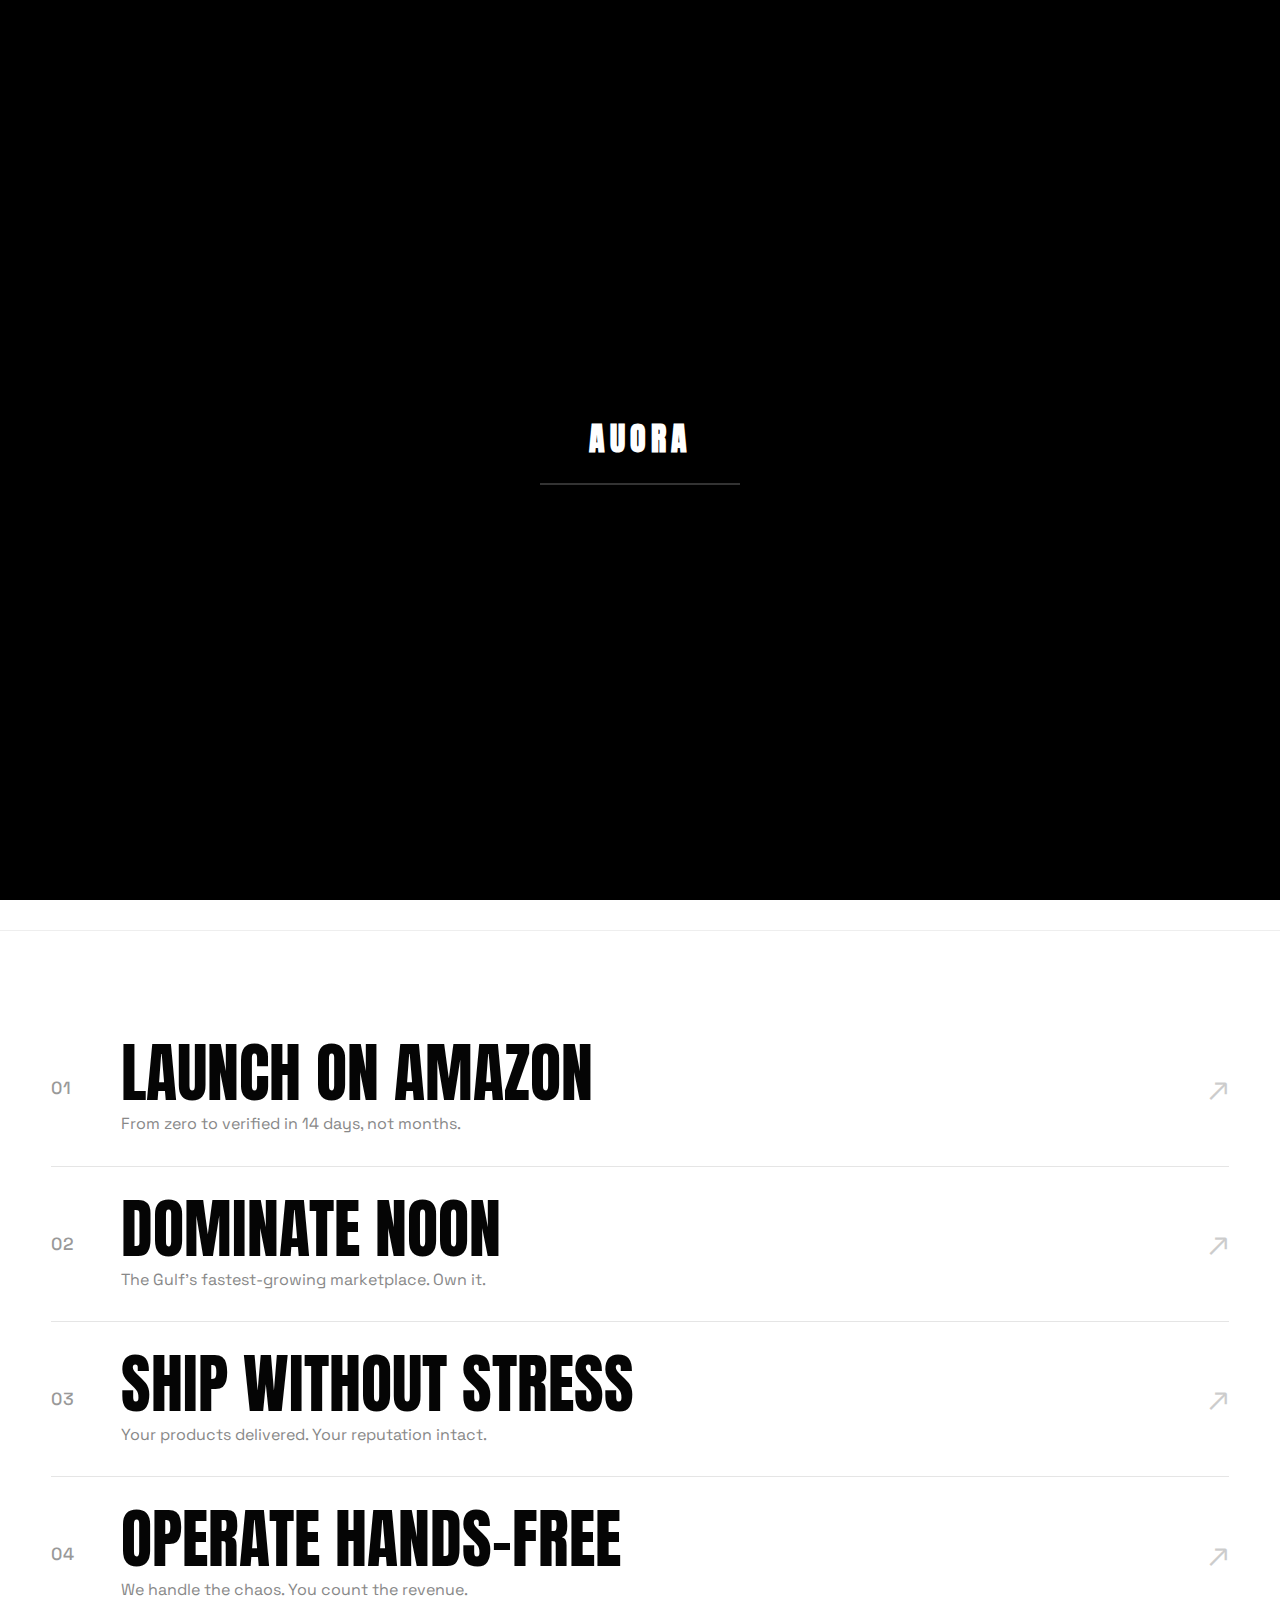
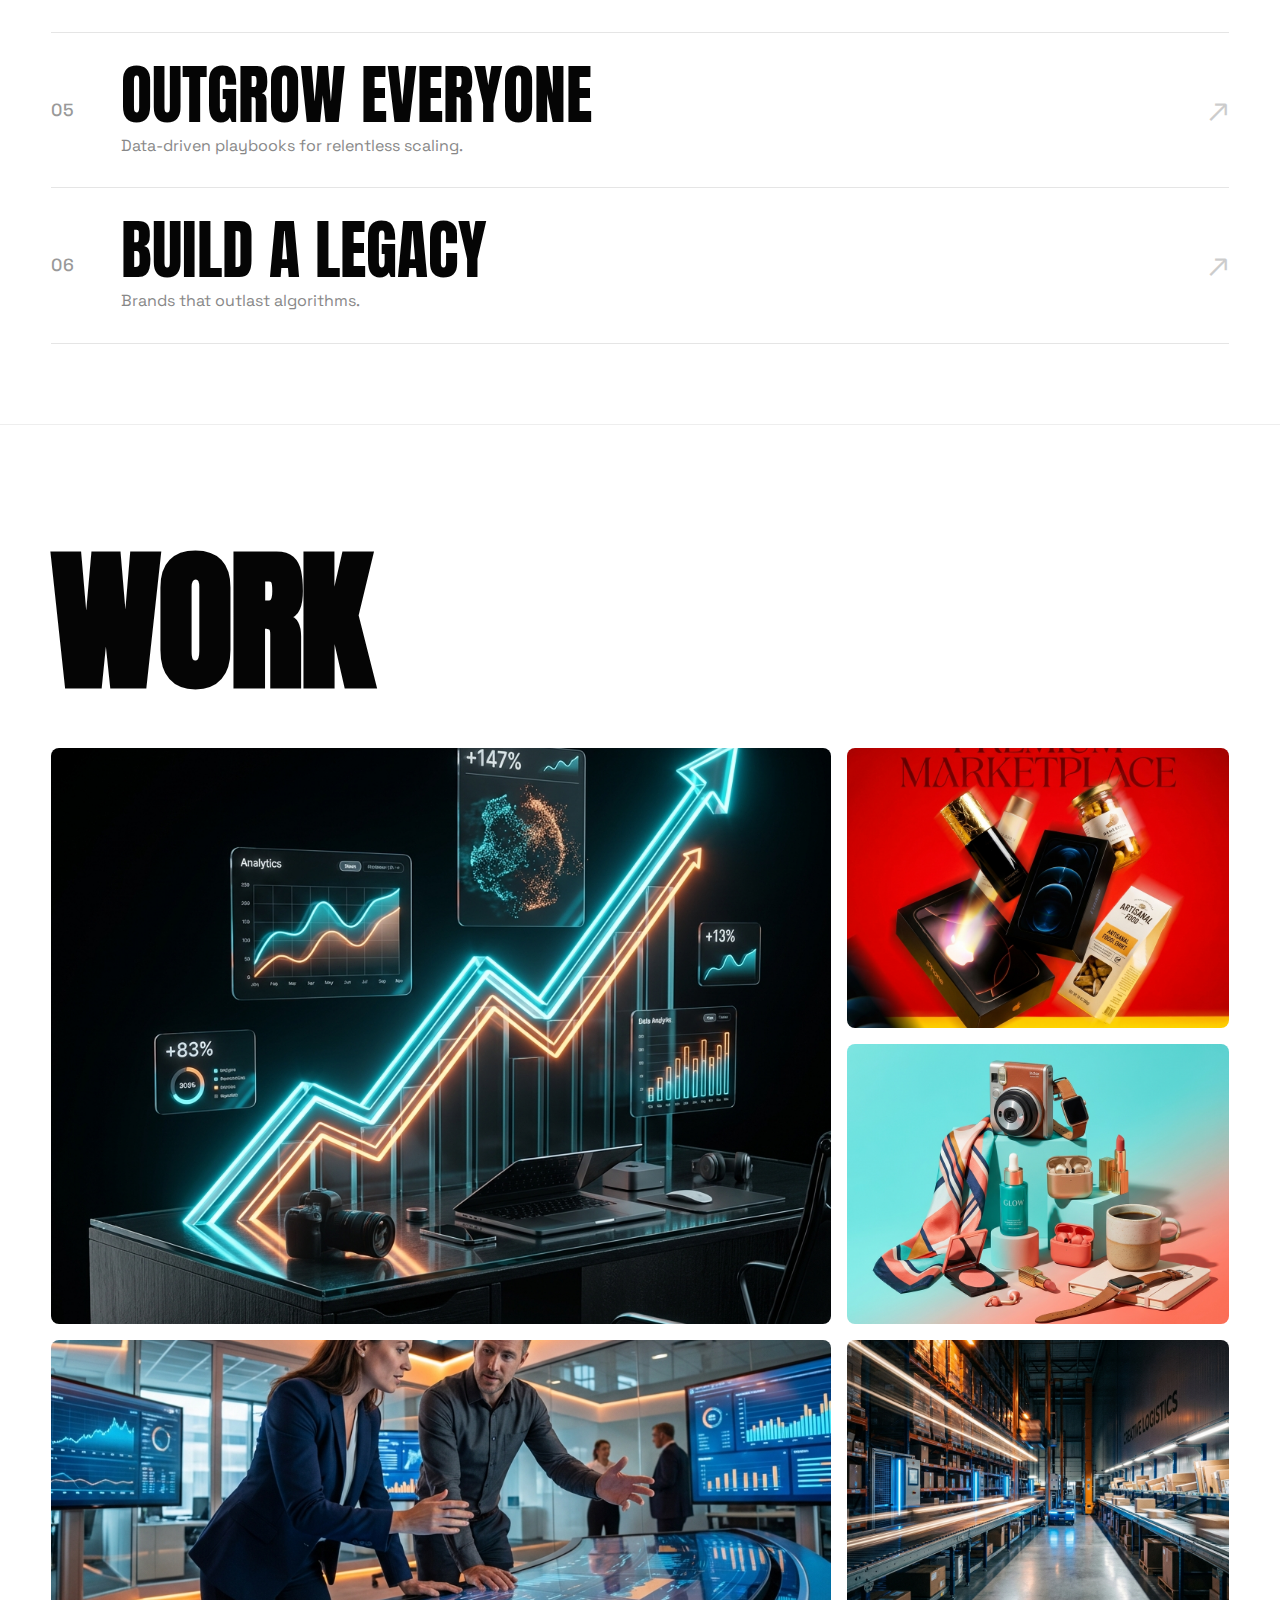
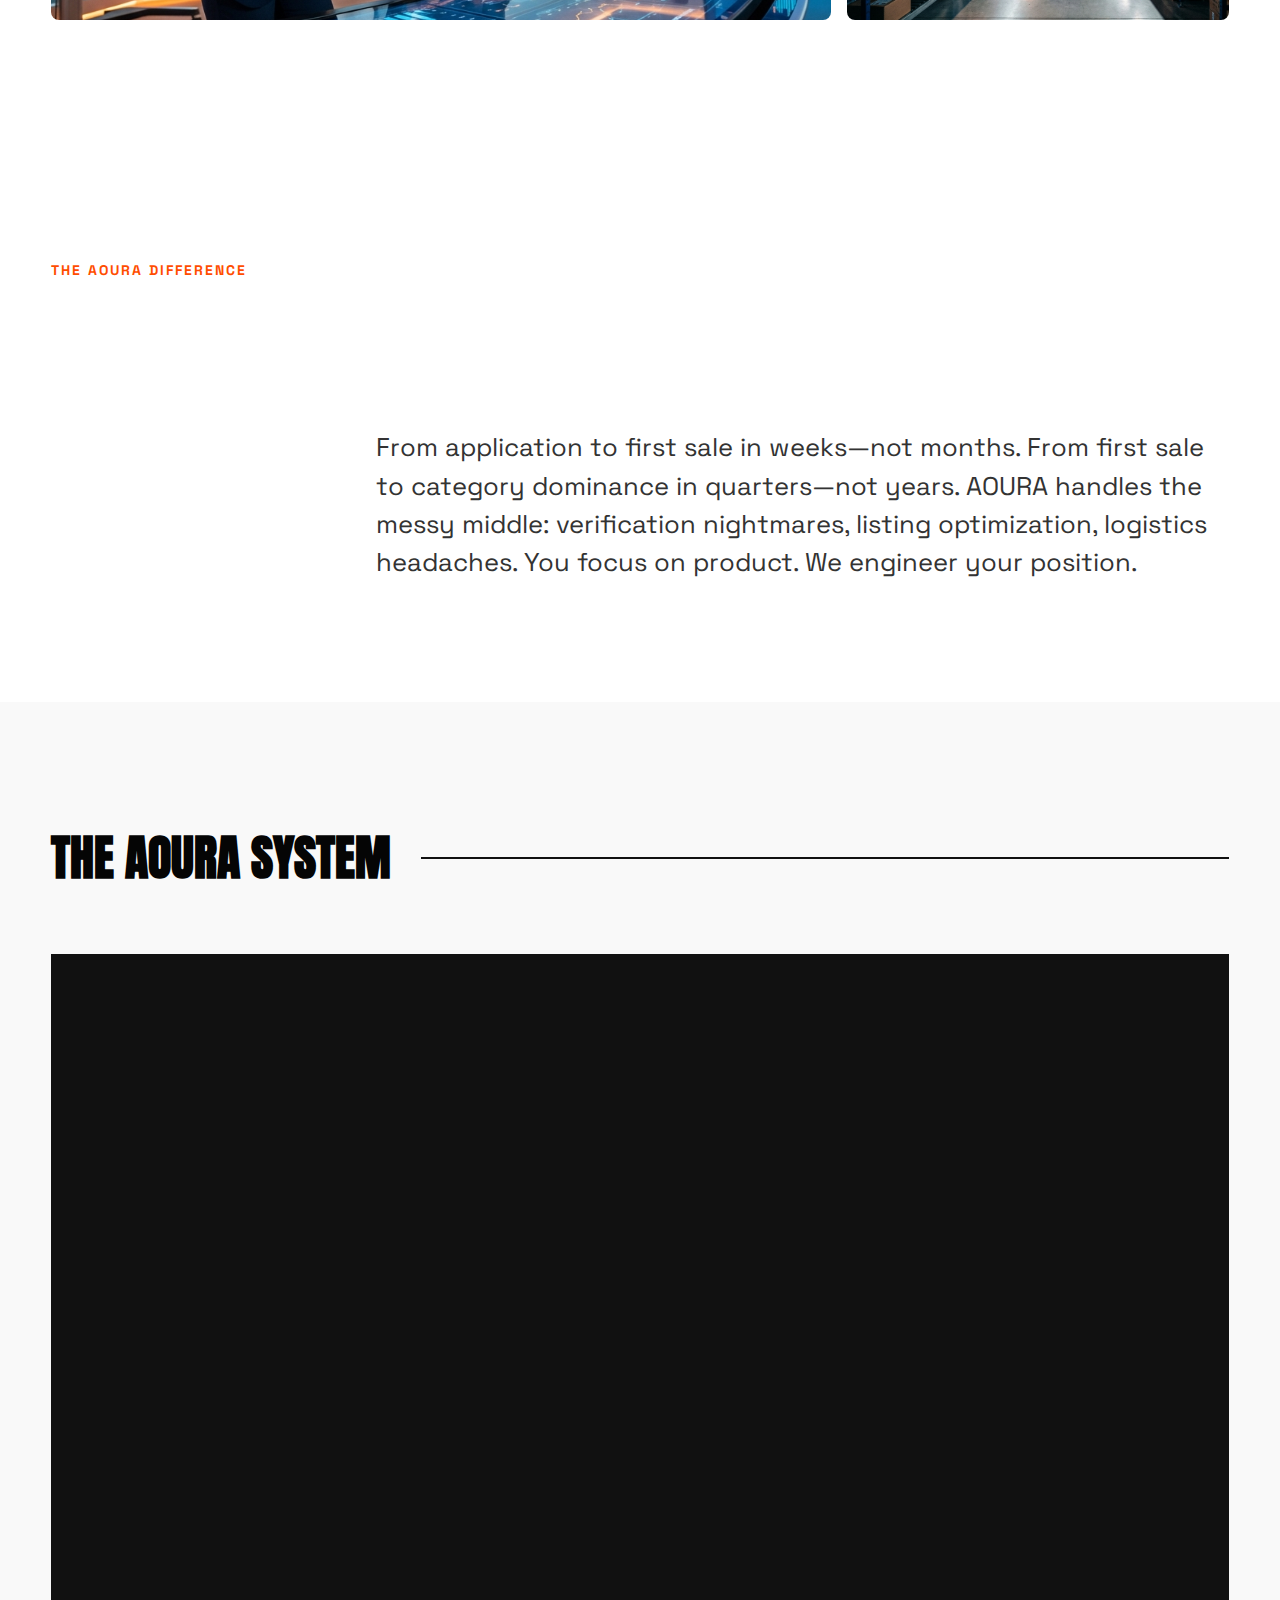
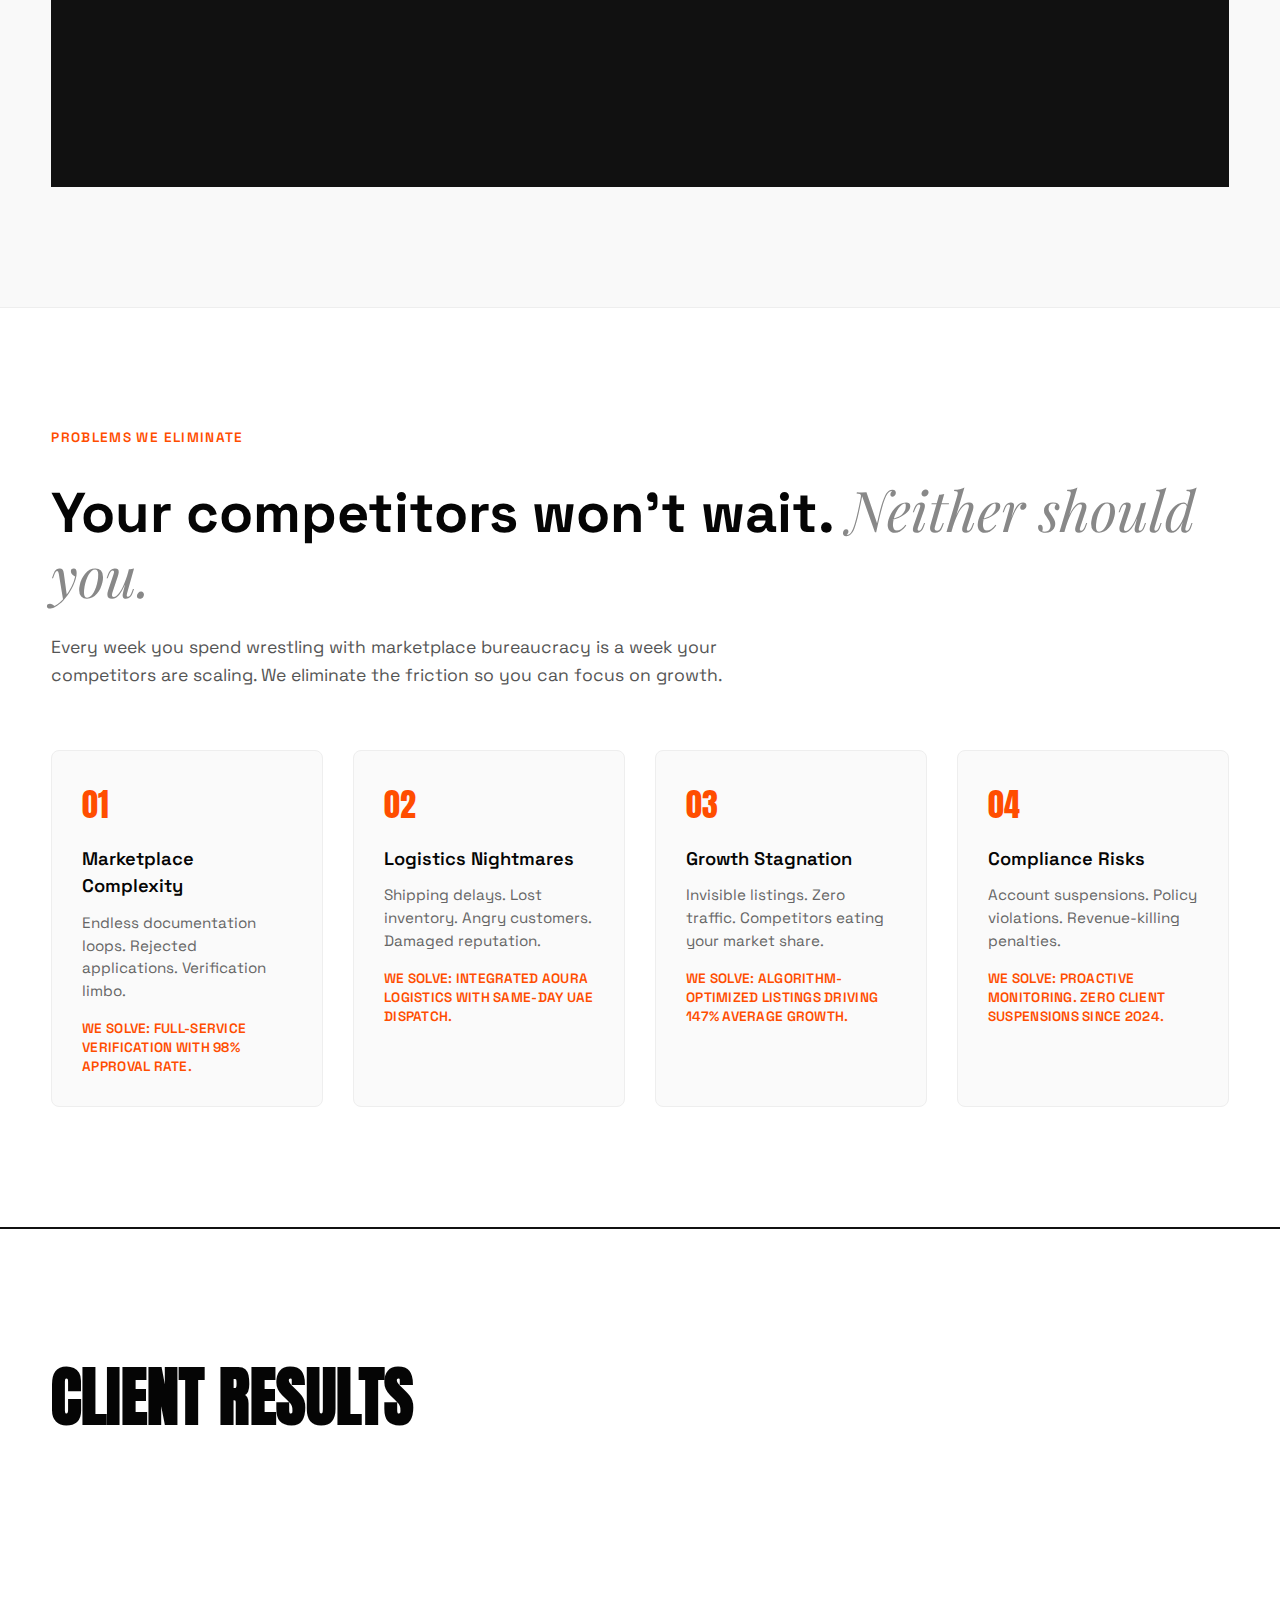
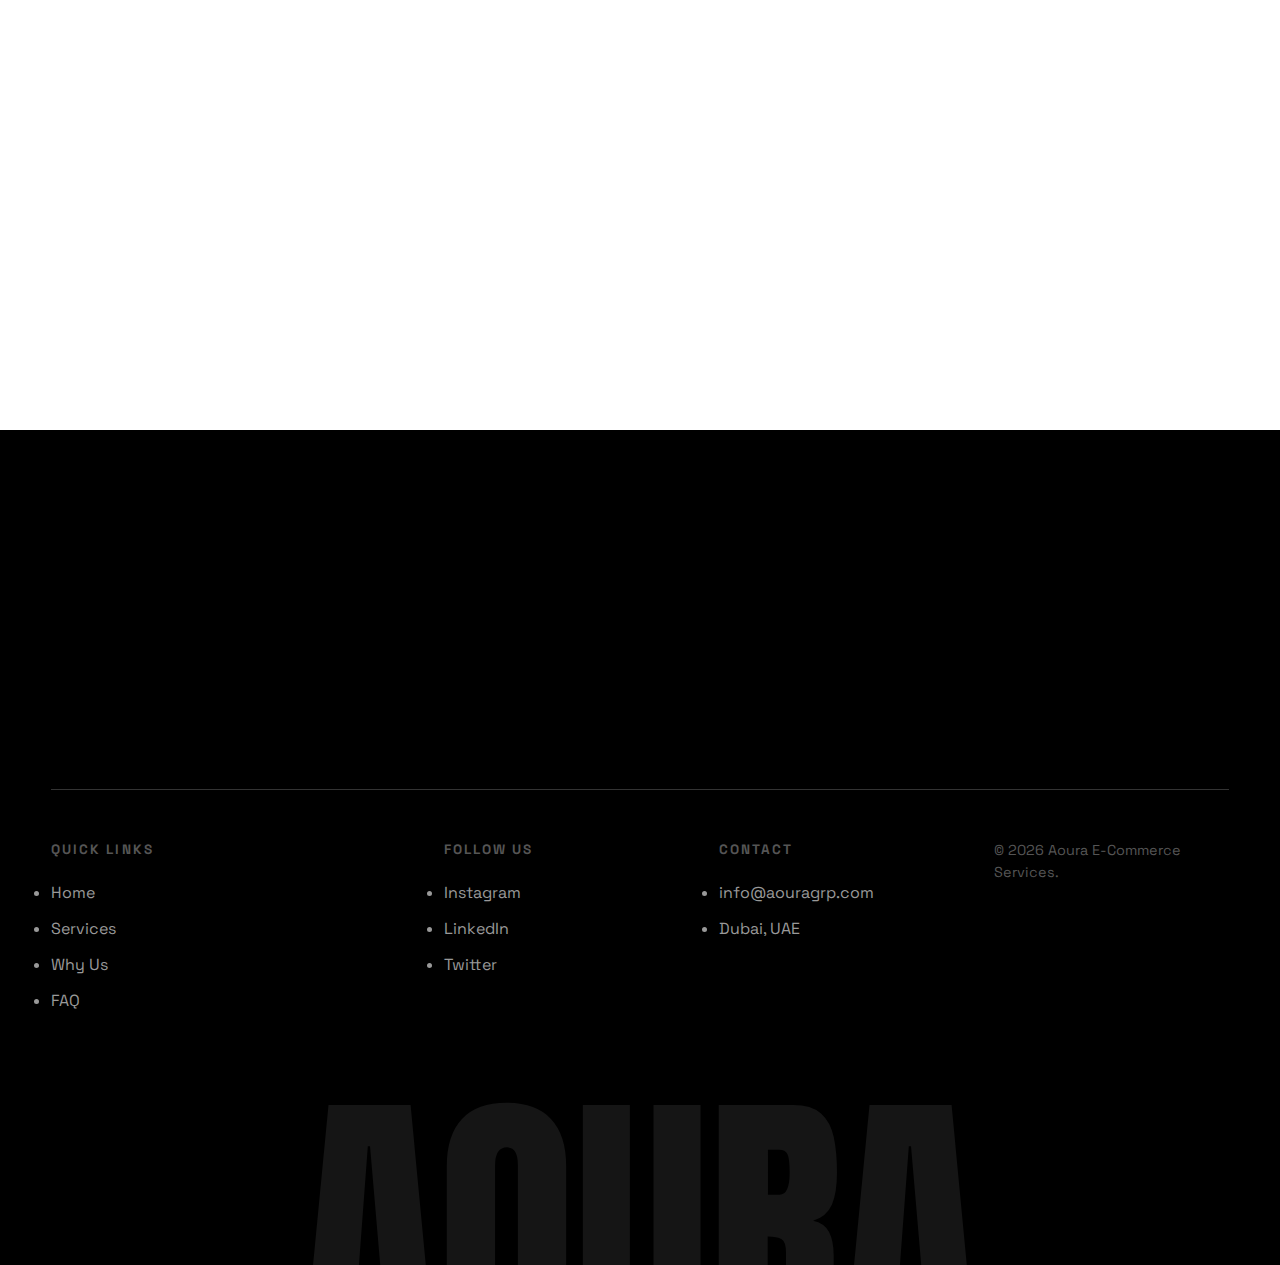
<file: index.html>
<!DOCTYPE html>
<html lang="en">

<head>
    <meta charset="UTF-8">
    <meta name="viewport" content="width=device-width, initial-scale=1.0">
    <title>AOURA | E-Commerce Growth & Logistics</title>
    <meta name="description"
        content="Aoura E-Commerce Services helps your business sell on Amazon & Noon. Account setup, product listing, logistics & support in UAE.">

    <!-- Fonts: Anton (Display), Space Grotesk (Body), Playfair Display (Serif Accent) -->
    <link rel="preconnect" href="https://fonts.googleapis.com">
    <link rel="preconnect" href="https://fonts.gstatic.com" crossorigin>
    <link
        href="https://fonts.googleapis.com/css2?family=Anton&family=Playfair+Display:ital,wght@0,400;0,700;1,400;1,700&family=Space+Grotesk:wght@300;400;500;600;700&display=swap"
        rel="stylesheet">

    <link rel="stylesheet" href="style.css">
</head>

<body class="is-loading">

    <!-- Preloader -->
    <div class="preloader">
        <div class="loader-content">
            <span class="loader-text">AUORA</span>
            <div class="loader-bar">
                <div class="loader-progress"></div>
            </div>
        </div>
    </div>

    <!-- Custom Cursor -->
    <div class="cursor"></div>
    <div class="cursor-follower"></div>

    <!-- Navigation - DEPT Style -->
    <nav class="navbar">
        <div class="nav-left">
            <a href="services.html" class="nav-link">Services</a>
            <a href="#work" class="nav-link">Work</a>
            <a href="why-us.html" class="nav-link">Why Us</a>
        </div>
        <div class="nav-center">
            <a href="index.html" class="brand-mark">
                <img src="assets/cropped-cropped-Aoura_Services-9-_6-removebg-preview-353x99.png"
                    alt="AUORA E-Commerce Services" class="logo-img">
            </a>
        </div>
        <div class="nav-right">
            <a href="#contact" class="btn-contact">CONTACT</a>
        </div>
        <!-- Mobile Menu Button -->
        <div class="nav-menu-btn mobile-only">
            <div class="hamburger">
                <div class="bar"></div>
                <div class="bar"></div>
            </div>
        </div>
    </nav>

    <!-- Fullscreen Menu Overlay -->
    <div class="menu-overlay">
        <div class="menu-links">
            <a href="services.html">Services</a>
            <a href="why-us.html">Why Us</a>
            <a href="#reviews">Reviews</a>
            <a href="#contact">Contact</a>
        </div>
    </div>

    <main data-scroll-container>

        <!-- Hero Section - DEPT Style -->
        <section class="hero" data-scroll-section>
            <div class="hero-content">
                <h1 class="hero-title">
                    <span class="line">BUILD</span>
                    <span class="line accent">EMPIRES.</span>
                    <span class="line">NOT JUST</span>
                    <span class="line">ACCOUNTS.</span>
                </h1>
            </div>

            <div class="hero-footer">
                <div class="hero-tagline">
                    <p>Most agencies set up accounts. We engineer market dominance across Amazon & Noon.</p>
                </div>
                <a href="#contact" class="btn-primary">CLAIM YOUR FREE AUDIT <span class="arrow">→</span></a>
            </div>

            <div class="scroll-indicator">
                <span>Scroll</span>
                <div class="scroll-line"></div>
            </div>
        </section>

        <!-- Services Showcase - Interactive Index -->
        <section class="services-showcase" data-scroll-section>
            <div class="service-index">
                <div class="service-index-item">
                    <div class="service-index-left">
                        <span class="service-index-number">01</span>
                        <div class="service-index-content">
                            <h3 class="service-index-title">Launch on Amazon</h3>
                            <span class="service-index-subline">From zero to verified in 14 days, not months.</span>
                        </div>
                    </div>
                    <span class="service-index-arrow">→</span>
                </div>
                <div class="service-index-item">
                    <div class="service-index-left">
                        <span class="service-index-number">02</span>
                        <div class="service-index-content">
                            <h3 class="service-index-title">Dominate Noon</h3>
                            <span class="service-index-subline">The Gulf's fastest-growing marketplace. Own it.</span>
                        </div>
                    </div>
                    <span class="service-index-arrow">→</span>
                </div>
                <div class="service-index-item">
                    <div class="service-index-left">
                        <span class="service-index-number">03</span>
                        <div class="service-index-content">
                            <h3 class="service-index-title">Ship Without Stress</h3>
                            <span class="service-index-subline">Your products delivered. Your reputation intact.</span>
                        </div>
                    </div>
                    <span class="service-index-arrow">→</span>
                </div>
                <div class="service-index-item">
                    <div class="service-index-left">
                        <span class="service-index-number">04</span>
                        <div class="service-index-content">
                            <h3 class="service-index-title">Operate Hands-Free</h3>
                            <span class="service-index-subline">We handle the chaos. You count the revenue.</span>
                        </div>
                    </div>
                    <span class="service-index-arrow">→</span>
                </div>
                <div class="service-index-item">
                    <div class="service-index-left">
                        <span class="service-index-number">05</span>
                        <div class="service-index-content">
                            <h3 class="service-index-title">Outgrow Everyone</h3>
                            <span class="service-index-subline">Data-driven playbooks for relentless scaling.</span>
                        </div>
                    </div>
                    <span class="service-index-arrow">→</span>
                </div>
                <div class="service-index-item">
                    <div class="service-index-left">
                        <span class="service-index-number">06</span>
                        <div class="service-index-content">
                            <h3 class="service-index-title">Build a Legacy</h3>
                            <span class="service-index-subline">Brands that outlast algorithms.</span>
                        </div>
                    </div>
                    <span class="service-index-arrow">→</span>
                </div>
            </div>
        </section>

        <!-- Work Portfolio Section -->
        <section class="work" id="work" data-scroll-section>
            <div class="container">
                <h2 class="section-title-massive">WORK</h2>

                <div class="bento-grid">
                    <div class="bento-item large">
                        <img src="assets/work-analytics.png" alt="E-Commerce Growth Analytics" class="bento-image">
                        <div class="bento-overlay">
                            <span class="client">Analytics</span>
                            <span class="project">+147% Growth Dashboard</span>
                        </div>
                    </div>
                    <div class="bento-item">
                        <img src="assets/work-marketplace.png" alt="Premium Marketplace" class="bento-image">
                        <div class="bento-overlay">
                            <span class="client">Marketplace</span>
                            <span class="project">Product Catalog</span>
                        </div>
                    </div>
                    <div class="bento-item">
                        <img src="assets/work-products.png" alt="Premium Products" class="bento-image">
                        <div class="bento-overlay">
                            <span class="client">Products</span>
                            <span class="project">Brand Catalog</span>
                        </div>
                    </div>
                    <div class="bento-item wide">
                        <img src="assets/work-consulting.png" alt="Auora Consulting" class="bento-image">
                        <div class="bento-overlay">
                            <span class="client">AOURA Team</span>
                            <span class="project">Strategic Growth</span>
                        </div>
                    </div>
                    <div class="bento-item">
                        <img src="assets/work-logistics.png" alt="Fulfillment Warehouse" class="bento-image">
                        <div class="bento-overlay">
                            <span class="client">Logistics</span>
                            <span class="project">Fulfillment Center</span>
                        </div>
                    </div>
                </div>
            </div>
        </section>

        <!-- Intro / About Section -->
        <section class="intro" id="why-us" data-scroll-section>
            <div class="container">
                <div class="intro-grid">
                    <div class="intro-label">THE AOURA DIFFERENCE</div>
                    <div class="intro-text">
                        <h2>We don't just set up accounts. We build <span class="text-outline">market leaders</span>.
                        </h2>
                        <p>From application to first sale in weeks—not months. From first sale to category dominance in
                            quarters—not years. AOURA handles the messy middle: verification nightmares, listing
                            optimization, logistics headaches. You focus on product. We engineer your position.</p>
                    </div>
                </div>
            </div>
        </section>

        <!-- Services Grid (Brutalist) -->
        <section class="services" id="services" data-scroll-section>
            <div class="container">
                <div class="section-header">
                    <h2>THE AOURA SYSTEM</h2>
                    <div class="line"></div>
                </div>

                <div class="services-grid">
                    <div class="service-card">
                        <div class="card-header">01</div>
                        <h3>Marketplace Setup</h3>
                        <p>Zero to live in 14 days. We've cracked the verification code—trade licenses, bank letters,
                            brand approvals. You focus on product. We handle the bureaucracy.</p>
                        <div class="card-icon">↗</div>
                    </div>
                    <div class="service-card inverted">
                        <div class="card-header">02</div>
                        <h3>Product Listing</h3>
                        <p>Listings engineered for the algorithm. Keyword-rich. Conversion-optimized. The difference
                            between page 10 and the Buy Box.</p>
                        <div class="card-icon">↗</div>
                    </div>
                    <div class="service-card">
                        <div class="card-header">03</div>
                        <h3>Aoura Logistics</h3>
                        <p>Your secret weapon: shipping rates below market. Same-day dispatch across UAE. Zero
                            fulfillment stress. Included with every package.</p>
                        <div class="card-icon">↗</div>
                    </div>
                    <div class="service-card">
                        <div class="card-header">04</div>
                        <h3>Growth Intelligence</h3>
                        <p>Intelligence, not just data. Weekly actionable insights that turn stagnation into momentum.
                            Know what's working. Kill what isn't.</p>
                        <div class="card-icon">↗</div>
                    </div>
                </div>
            </div>
        </section>

        <!-- Challenges Section - Clean Redesign -->
        <section class="challenges-new" data-scroll-section>
            <div class="container">
                <div class="challenges-wrapper">
                    <div class="challenges-label">PROBLEMS WE ELIMINATE</div>
                    <div class="challenges-headline">
                        <h2>Your competitors won't wait. <em>Neither should you.</em></h2>
                        <p class="challenges-subtext">Every week you spend wrestling with marketplace bureaucracy is a
                            week your competitors are scaling. We eliminate the friction so you can focus on growth.</p>
                    </div>
                    <div class="challenges-list-grid">
                        <div class="challenge-card">
                            <span class="challenge-number">01</span>
                            <h3>Marketplace Complexity</h3>
                            <p>Endless documentation loops. Rejected applications. Verification limbo.</p>
                            <span class="challenge-solution">WE SOLVE: Full-service verification with 98% approval
                                rate.</span>
                        </div>
                        <div class="challenge-card">
                            <span class="challenge-number">02</span>
                            <h3>Logistics Nightmares</h3>
                            <p>Shipping delays. Lost inventory. Angry customers. Damaged reputation.</p>
                            <span class="challenge-solution">WE SOLVE: Integrated Aoura Logistics with same-day UAE
                                dispatch.</span>
                        </div>
                        <div class="challenge-card">
                            <span class="challenge-number">03</span>
                            <h3>Growth Stagnation</h3>
                            <p>Invisible listings. Zero traffic. Competitors eating your market share.</p>
                            <span class="challenge-solution">WE SOLVE: Algorithm-optimized listings driving 147% average
                                growth.</span>
                        </div>
                        <div class="challenge-card">
                            <span class="challenge-number">04</span>
                            <h3>Compliance Risks</h3>
                            <p>Account suspensions. Policy violations. Revenue-killing penalties.</p>
                            <span class="challenge-solution">WE SOLVE: Proactive monitoring. Zero client suspensions
                                since 2024.</span>
                        </div>
                    </div>
                </div>
            </div>
        </section>

        <!-- Reviews Section -->
        <section class="reviews" id="reviews" data-scroll-section>
            <div class="container">
                <h2 class="reviews-title">CLIENT RESULTS</h2>
                <div class="reviews-slider">
                    <div class="review-item">
                        <div class="stars">★★★★★</div>
                        <p class="review-text">"Really great customer service. They helped us set up our Amazon and Noon
                            accounts for our packaging business."</p>
                        <div class="review-author">Desk Essential</div>
                    </div>
                    <div class="review-item">
                        <div class="stars">★★★★★</div>
                        <p class="review-text">"Everything arrived just as expected. I do wish they had a physical store
                            because it would be helpful to see the products."</p>
                        <div class="review-author">Alpha Lake</div>
                    </div>
                    <div class="review-item">
                        <div class="stars">★★★★★</div>
                        <p class="review-text">"Good Customer Service. Helped us verify and launch quickly."</p>
                        <div class="review-author">Photoporium Pro</div>
                    </div>
                </div>

            </div>
        </section>

        <!-- Footer -->
        <footer class="footer" id="contact" data-scroll-section>
            <div class="container">
                <div class="footer-cta">
                    <span class="cta-label">YOUR COMPETITORS WON'T WAIT.</span>
                    <a href="mailto:info@aouragrp.com" class="btn-giant">BOOK A STRATEGY CALL</a>
                </div>

                <div class="footer-grid">
                    <div class="footer-col">
                        <h4>Quick Links</h4>
                        <ul>
                            <li><a href="index.html">Home</a></li>
                            <li><a href="services.html">Services</a></li>
                            <li><a href="why-us.html">Why Us</a></li>
                            <li><a href="faq.html">FAQ</a></li>
                        </ul>
                    </div>
                    <div class="footer-col">
                        <h4>Follow Us</h4>
                        <ul>
                            <li><a href="https://www.instagram.com/aouragrp/" target="_blank">Instagram</a></li>
                            <li><a href="https://ae.linkedin.com/company/aouragroup" target="_blank">LinkedIn</a></li>
                            <li><a href="https://x.com/Desk_Essential" target="_blank">Twitter</a></li>
                        </ul>
                    </div>
                    <div class="footer-col">
                        <h4>Contact</h4>
                        <ul>
                            <li>info@aouragrp.com</li>
                            <li>Dubai, UAE</li>
                        </ul>
                    </div>
                    <div class="footer-col">
                        <p class="copyright">&copy; 2026 Aoura E-Commerce Services.</p>
                    </div>
                </div>

                <div class="footer-big-logo">
                    AOURA
                </div>
            </div>
        </footer>

    </main>

    <script src="script.js"></script>
</body>

</html>
</file>
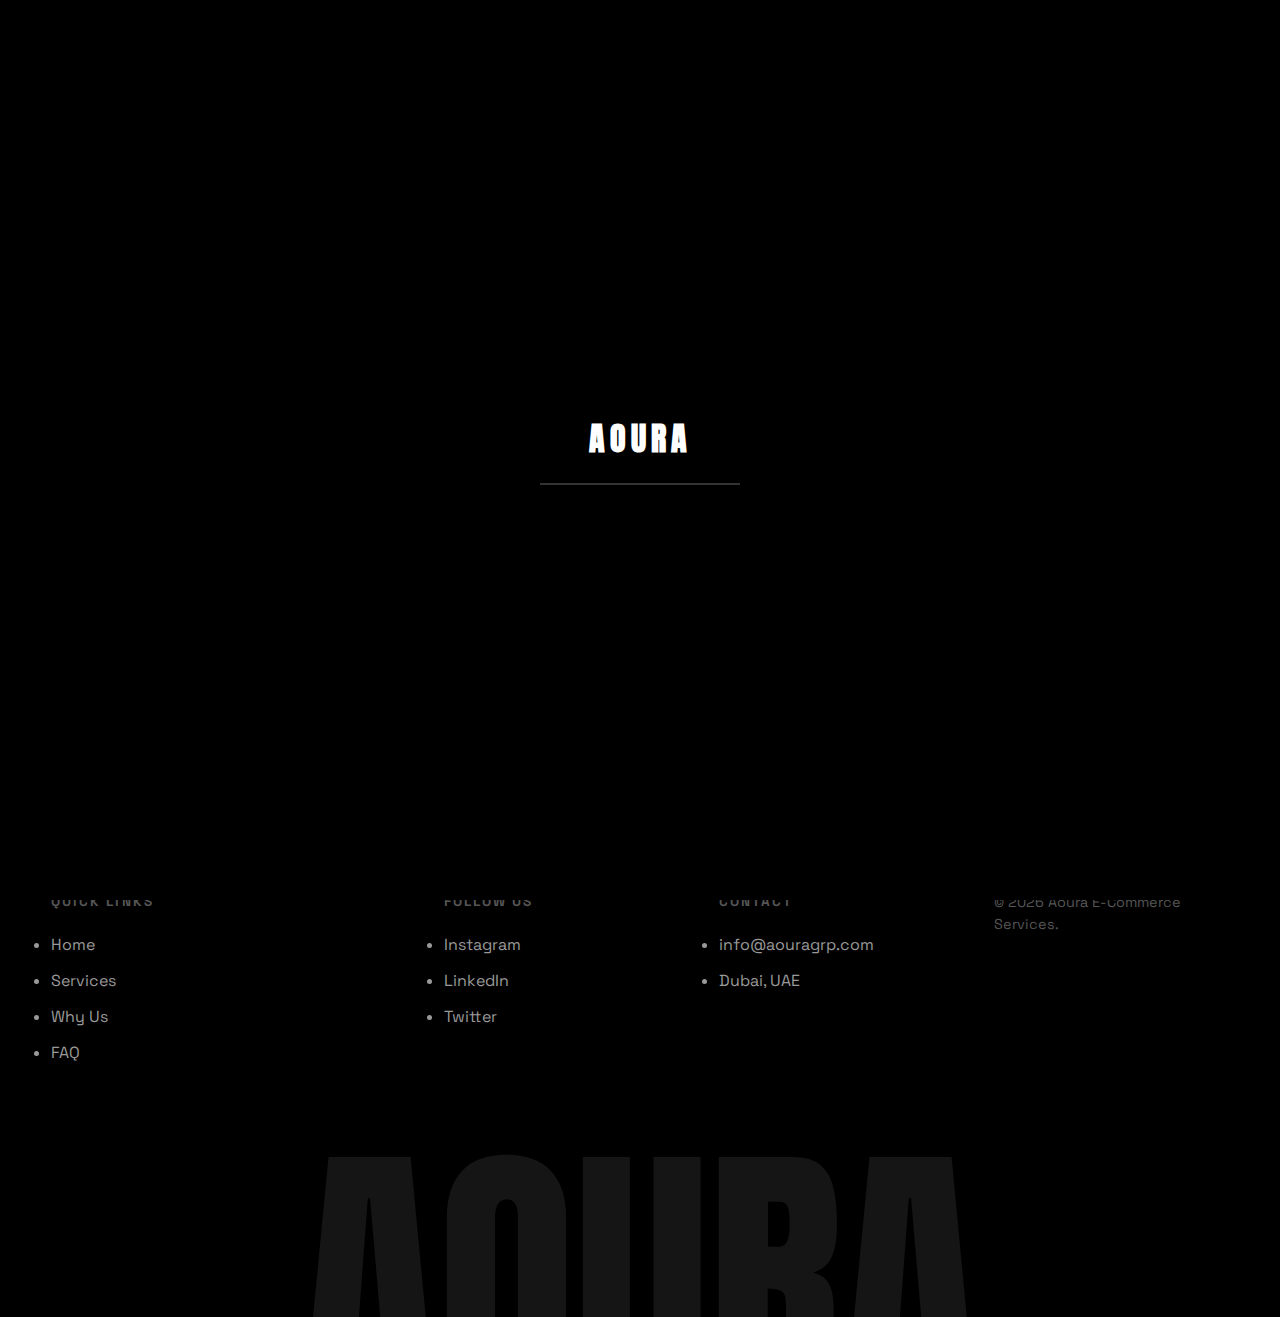
<file: faq.html>
<!DOCTYPE html>
<html lang="en">

<head>
    <meta charset="UTF-8">
    <meta name="viewport" content="width=device-width, initial-scale=1.0">
    <title>FAQ | AOURA E-Commerce & Logistics</title>
    <meta name="description"
        content="Find answers to common questions about AOURA E-Commerce services in UAE. Packages, payments, refunds, and everything you need to know.">

    <!-- Fonts: Anton (Display), Space Grotesk (Body), Playfair Display (Serif Accent) -->
    <link rel="preconnect" href="https://fonts.googleapis.com">
    <link rel="preconnect" href="https://fonts.gstatic.com" crossorigin>
    <link
        href="https://fonts.googleapis.com/css2?family=Anton&family=Playfair+Display:ital,wght@0,400;0,700;1,400;1,700&family=Space+Grotesk:wght@300;400;500;600;700&display=swap"
        rel="stylesheet">

    <link rel="stylesheet" href="style.css">
</head>

<body class="is-loading">

    <!-- Preloader -->
    <div class="preloader">
        <div class="loader-content">
            <span class="loader-text">AOURA</span>
            <div class="loader-bar">
                <div class="loader-progress"></div>
            </div>
        </div>
    </div>

    <!-- Custom Cursor -->
    <div class="cursor"></div>
    <div class="cursor-follower"></div>

    <!-- Navigation - DEPT Style -->
    <nav class="navbar">
        <div class="nav-left">
            <a href="index.html" class="nav-link">Home</a>
            <a href="services.html" class="nav-link">Services</a>
            <a href="why-us.html" class="nav-link">Why Us</a>
        </div>
        <div class="nav-center">
            <a href="index.html" class="brand-mark">
                <img src="assets/cropped-cropped-Aoura_Services-9-_6-removebg-preview-353x99.png"
                    alt="AOURA E-Commerce Services" class="logo-img">
            </a>
        </div>
        <div class="nav-right">
            <a href="services.html" class="btn-contact">GET STARTED</a>
        </div>
        <!-- Mobile Menu Button -->
        <div class="nav-menu-btn mobile-only">
            <div class="hamburger">
                <div class="bar"></div>
                <div class="bar"></div>
            </div>
        </div>
    </nav>

    <!-- Fullscreen Menu Overlay -->
    <div class="menu-overlay">
        <div class="menu-links">
            <a href="index.html">Home</a>
            <a href="services.html">Services</a>
            <a href="why-us.html">Why Us</a>
            <a href="#faq">FAQ</a>
        </div>
    </div>

    <main data-scroll-container>

        <!-- FAQ Hero Section -->
        <section class="faq-hero" data-scroll-section>
            <div class="faq-hero-content">
                <span class="faq-hero-label">STRAIGHT ANSWERS. ZERO FLUFF.</span>
                <h1 class="faq-hero-title">
                    <span class="line">QUESTIONS</span>
                    <span class="line">WE GET <span class="accent">ASKED.</span></span>
                </h1>
                <p class="faq-hero-subtitle">Everything you need to know before we start building your empire. No
                    corporate speak. No runaround.</p>
            </div>
        </section>

        <!-- FAQ Sections -->
        <section class="faq-content" id="faq" data-scroll-section>
            <div class="container">

                <!-- Getting Started Section -->
                <div class="faq-category">
                    <div class="faq-category-header">
                        <span class="category-number">01</span>
                        <h2>Before You Sign Up</h2>
                    </div>

                    <div class="faq-accordion">
                        <details class="faq-item">
                            <summary class="faq-question">
                                <span class="faq-q-text">What exactly does AOURA do?</span>
                                <span class="faq-toggle">+</span>
                            </summary>
                            <div class="faq-answer">
                                <p>We engineer e-commerce dominance. Account setup on Amazon, NOON, WooCommerce. Listing
                                    optimization that actually ranks. Compliance handling so you don't get suspended.
                                    Logistics that ships same-day. Everything from "I have a product" to "I own this
                                    category."</p>
                            </div>
                        </details>

                        <details class="faq-item">
                            <summary class="faq-question">
                                <span class="faq-q-text">What do I need to start selling?</span>
                                <span class="faq-toggle">+</span>
                            </summary>
                            <div class="faq-answer">
                                <p>A UAE trade license and a business bank account. That's it. Don't have them yet?
                                    We'll walk you through the process step-by-step. No guessing, no "figure it out
                                    yourself."</p>
                            </div>
                        </details>

                        <details class="faq-item">
                            <summary class="faq-question">
                                <span class="faq-q-text">What's the difference between your packages?</span>
                                <span class="faq-toggle">+</span>
                            </summary>
                            <div class="faq-answer">
                                <p><strong>Silver:</strong> The launchpad. Amazon + NOON setup. Get verified and
                                    selling.<br>
                                    <strong>Gold:</strong> Built for scale. SEO-optimized listings + priority
                                    support.<br>
                                    <strong>Platinum:</strong> Full-stack management. We run everything—you count
                                    revenue.<br>
                                    <strong>Custom:</strong> Complex catalogs, multi-market plays, or weird
                                    requirements—we build it.
                                </p>
                            </div>
                        </details>

                        <details class="faq-item">
                            <summary class="faq-question">
                                <span class="faq-q-text">Can I sell on Amazon AND Noon with one package?</span>
                                <span class="faq-toggle">+</span>
                            </summary>
                            <div class="faq-answer">
                                <p>Yes. Every package covers both Amazon and Noon. Custom plans add WooCommerce and
                                    WordPress if you need your own storefront. Multi-platform is the play—we make it
                                    seamless.</p>
                            </div>
                        </details>
                    </div>
                </div>

                <!-- Pricing Section -->
                <div class="faq-category">
                    <div class="faq-category-header">
                        <span class="category-number">02</span>
                        <h2>The Money Stuff</h2>
                    </div>

                    <div class="faq-accordion">
                        <details class="faq-item">
                            <summary class="faq-question">
                                <span class="faq-q-text">Are there any hidden fees I should know about?</span>
                                <span class="faq-toggle">+</span>
                            </summary>
                            <div class="faq-answer">
                                <p>None. Zero. Zilch. Setup fee + monthly management fee. That's the whole invoice. No
                                    "discovery fees," no surprise add-ons, no "oops we forgot to mention" charges.
                                    Transparency isn't a selling point—it's how we operate.</p>
                            </div>
                        </details>

                        <details class="faq-item">
                            <summary class="faq-question">
                                <span class="faq-q-text">What if I outgrow my package?</span>
                                <span class="faq-toggle">+</span>
                            </summary>
                            <div class="faq-answer">
                                <p>Upgrade anytime. Billing prorates based on what's left in your cycle. Your growth
                                    shouldn't be capped by the tier you picked on day one. Scale up when you're
                                    ready—we'll scale with you.</p>
                            </div>
                        </details>

                        <details class="faq-item">
                            <summary class="faq-question">
                                <span class="faq-q-text">How do I pay?</span>
                                <span class="faq-toggle">+</span>
                            </summary>
                            <div class="faq-answer">
                                <p>All major cards and PayPal. Payments run through Swipe—encrypted and secure. Initial
                                    setup fee on signup, monthly fees billed on autopilot. Clean and simple.</p>
                            </div>
                        </details>

                        <details class="faq-item">
                            <summary class="faq-question">
                                <span class="faq-q-text">Is my payment info safe?</span>
                                <span class="faq-toggle">+</span>
                            </summary>
                            <div class="faq-answer">
                                <p>Locked down. All payments go through Swipe—encrypted, trusted, secure. Your card and
                                    bank info never touch our systems. Ever.</p>
                            </div>
                        </details>
                    </div>
                </div>

                <!-- Refunds Section -->
                <div class="faq-category">
                    <div class="faq-category-header">
                        <span class="category-number">03</span>
                        <h2>Changed Your Mind?</h2>
                    </div>

                    <div class="faq-accordion">
                        <details class="faq-item">
                            <summary class="faq-question">
                                <span class="faq-q-text">Can I get my money back if this isn't for me?</span>
                                <span class="faq-toggle">+</span>
                            </summary>
                            <div class="faq-answer">
                                <p>If we haven't started work—full refund within 14 days, no questions asked. Once
                                    compliance checks or system setup begins, a penalty may apply based on progress.
                                    Fair to you, fair to us.</p>
                            </div>
                        </details>

                        <details class="faq-item">
                            <summary class="faq-question">
                                <span class="faq-q-text">What if work already started?</span>
                                <span class="faq-toggle">+</span>
                            </summary>
                            <div class="faq-answer">
                                <p>If compliance verification or account setup has begun, a penalty applies based on
                                    what we've completed. The rest is refundable. We'll show you exactly what was
                                    delivered—no mystery deductions.</p>
                            </div>
                        </details>

                        <details class="faq-item">
                            <summary class="faq-question">
                                <span class="faq-q-text">How do I cancel?</span>
                                <span class="faq-toggle">+</span>
                            </summary>
                            <div class="faq-answer">
                                <p>WhatsApp, email, or through our site. Work not started? Full refund. Work in
                                    progress? Penalty based on project stage. No games, no hostage situations with your
                                    money.</p>
                            </div>
                        </details>
                    </div>
                </div>

            </div>
        </section>

        <!-- Still Have Questions CTA -->
        <section class="faq-cta" data-scroll-section>
            <div class="container">
                <div class="faq-cta-content">
                    <span class="faq-cta-label">DIDN'T FIND YOUR ANSWER?</span>
                    <h2>Hit Us <span class="accent">Up.</span></h2>
                    <p>Real humans. Same-day responses. No bots, no ticket queues, no "we'll get back to you in 48
                        hours."</p>
                    <a href="https://wa.me/971521503203?text=Hey%20Aoura%2C%20I%20have%20a%20question" class="btn-giant"
                        target="_blank">WHATSAPP US NOW</a>
                </div>
            </div>
        </section>

        <!-- Footer -->
        <footer class="footer" data-scroll-section>
            <div class="container">
                <div class="footer-grid">
                    <div class="footer-col">
                        <h4>Quick Links</h4>
                        <ul>
                            <li><a href="index.html">Home</a></li>
                            <li><a href="services.html">Services</a></li>
                            <li><a href="why-us.html">Why Us</a></li>
                            <li><a href="faq.html">FAQ</a></li>
                        </ul>
                    </div>
                    <div class="footer-col">
                        <h4>Follow Us</h4>
                        <ul>
                            <li><a href="https://www.instagram.com/aouragrp/" target="_blank">Instagram</a></li>
                            <li><a href="https://ae.linkedin.com/company/aouragroup" target="_blank">LinkedIn</a></li>
                            <li><a href="https://x.com/Desk_Essential" target="_blank">Twitter</a></li>
                        </ul>
                    </div>
                    <div class="footer-col">
                        <h4>Contact</h4>
                        <ul>
                            <li>info@aouragrp.com</li>
                            <li>Dubai, UAE</li>
                        </ul>
                    </div>
                    <div class="footer-col">
                        <p class="copyright">&copy; 2026 Aoura E-Commerce Services.</p>
                    </div>
                </div>

                <div class="footer-big-logo">
                    AOURA
                </div>
            </div>
        </footer>

    </main>

    <script src="script.js"></script>
</body>

</html>
</file>
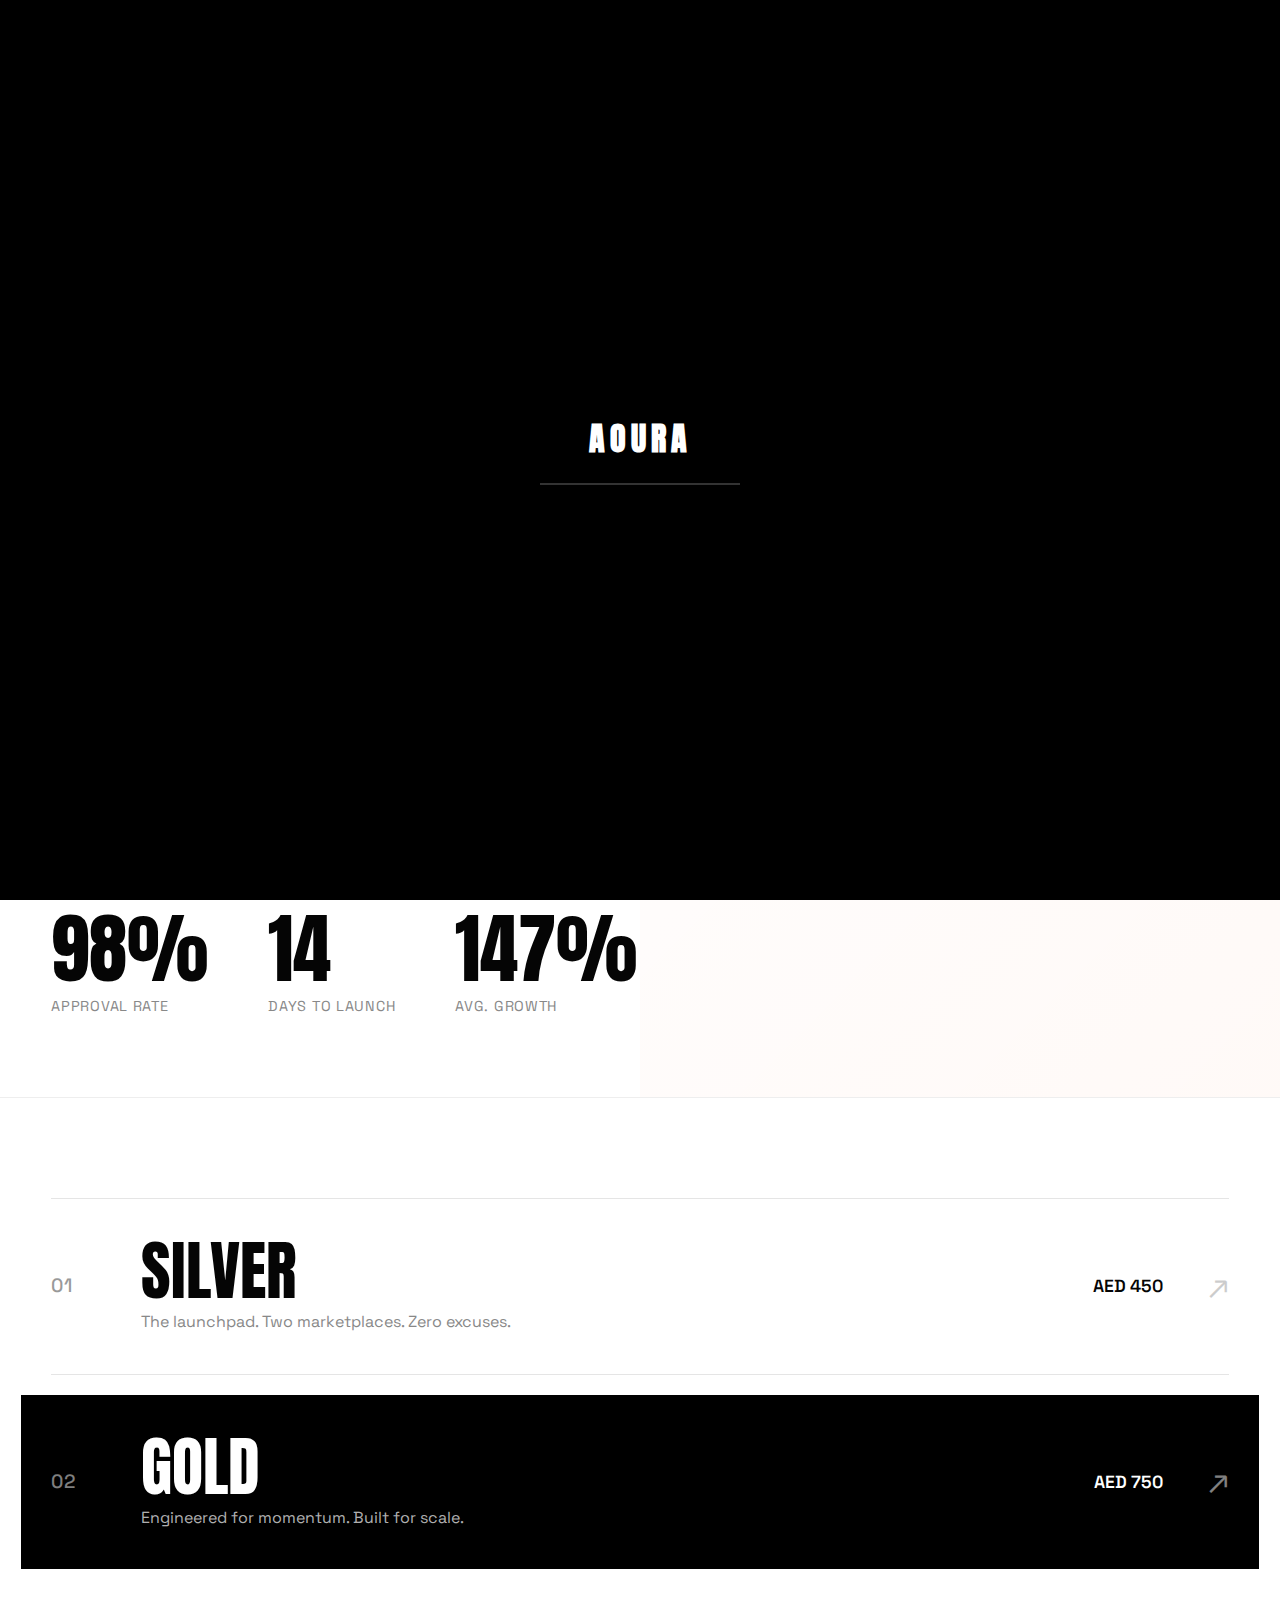
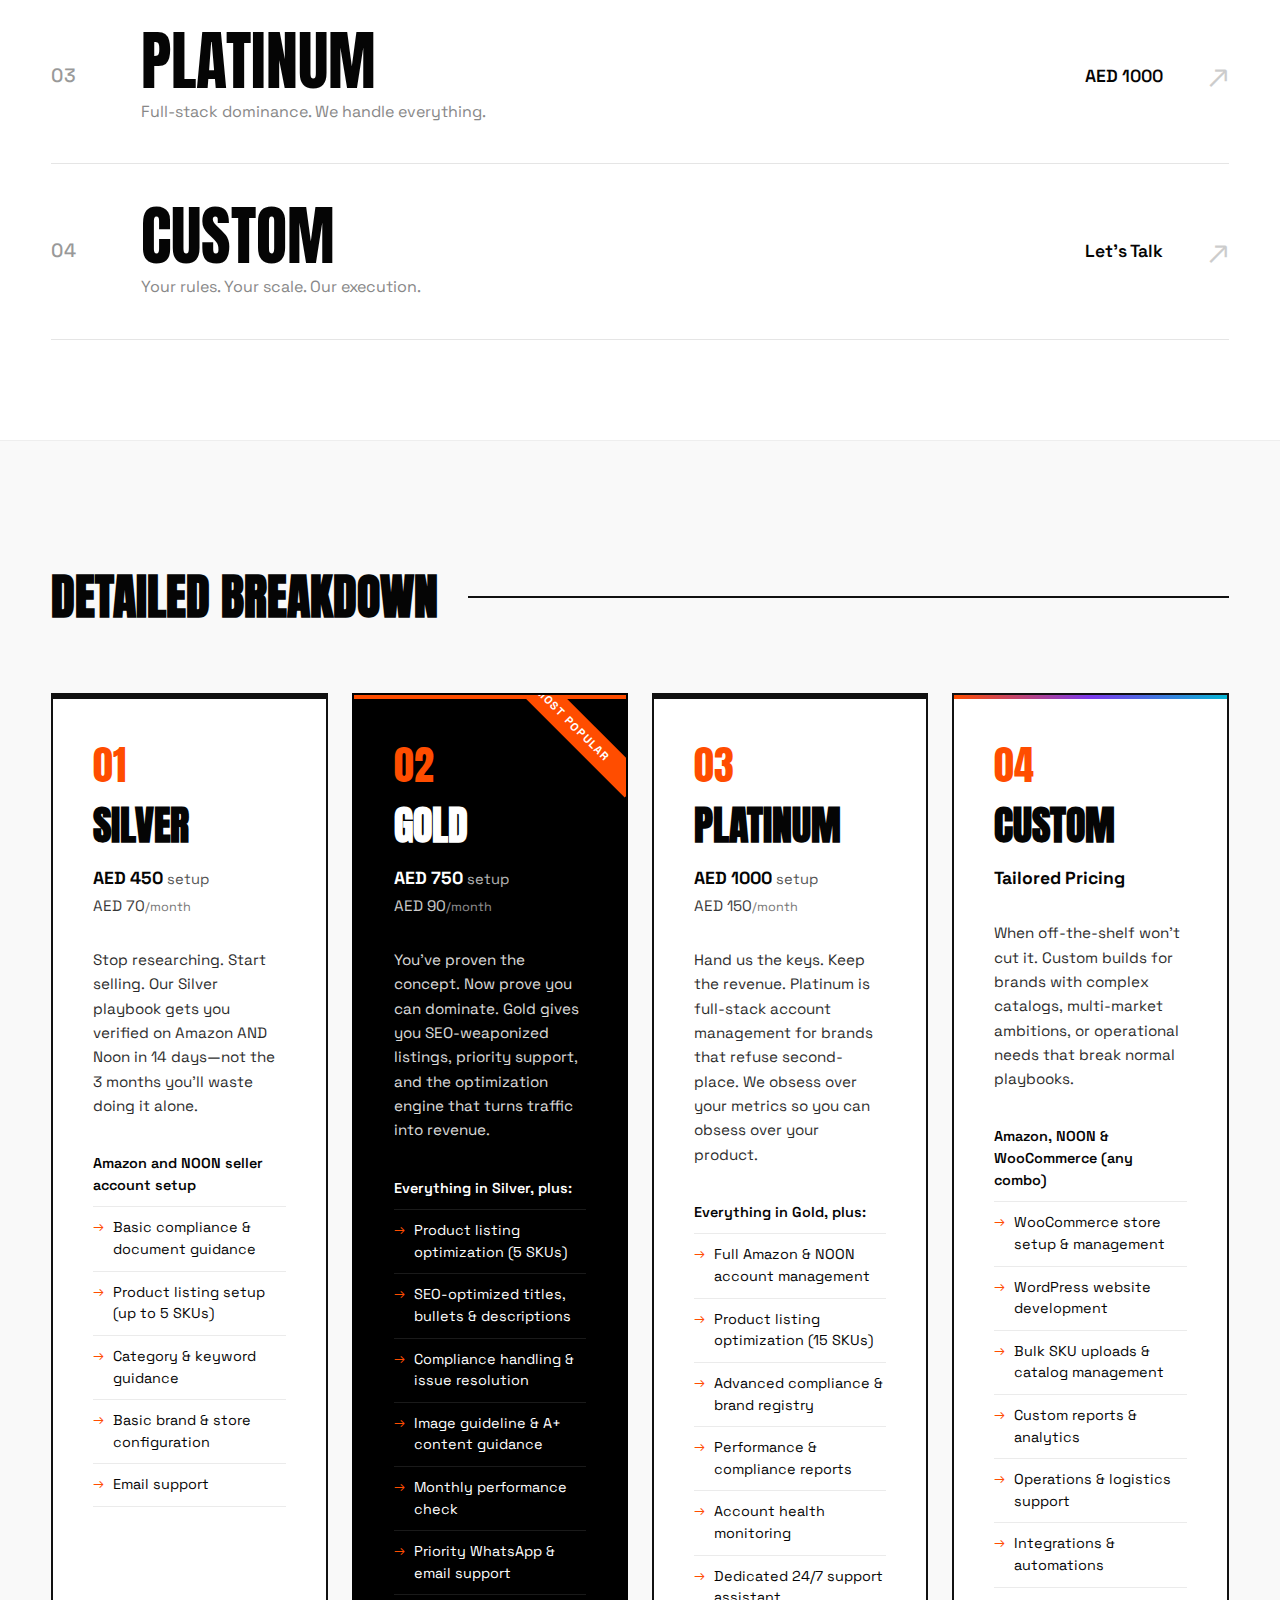
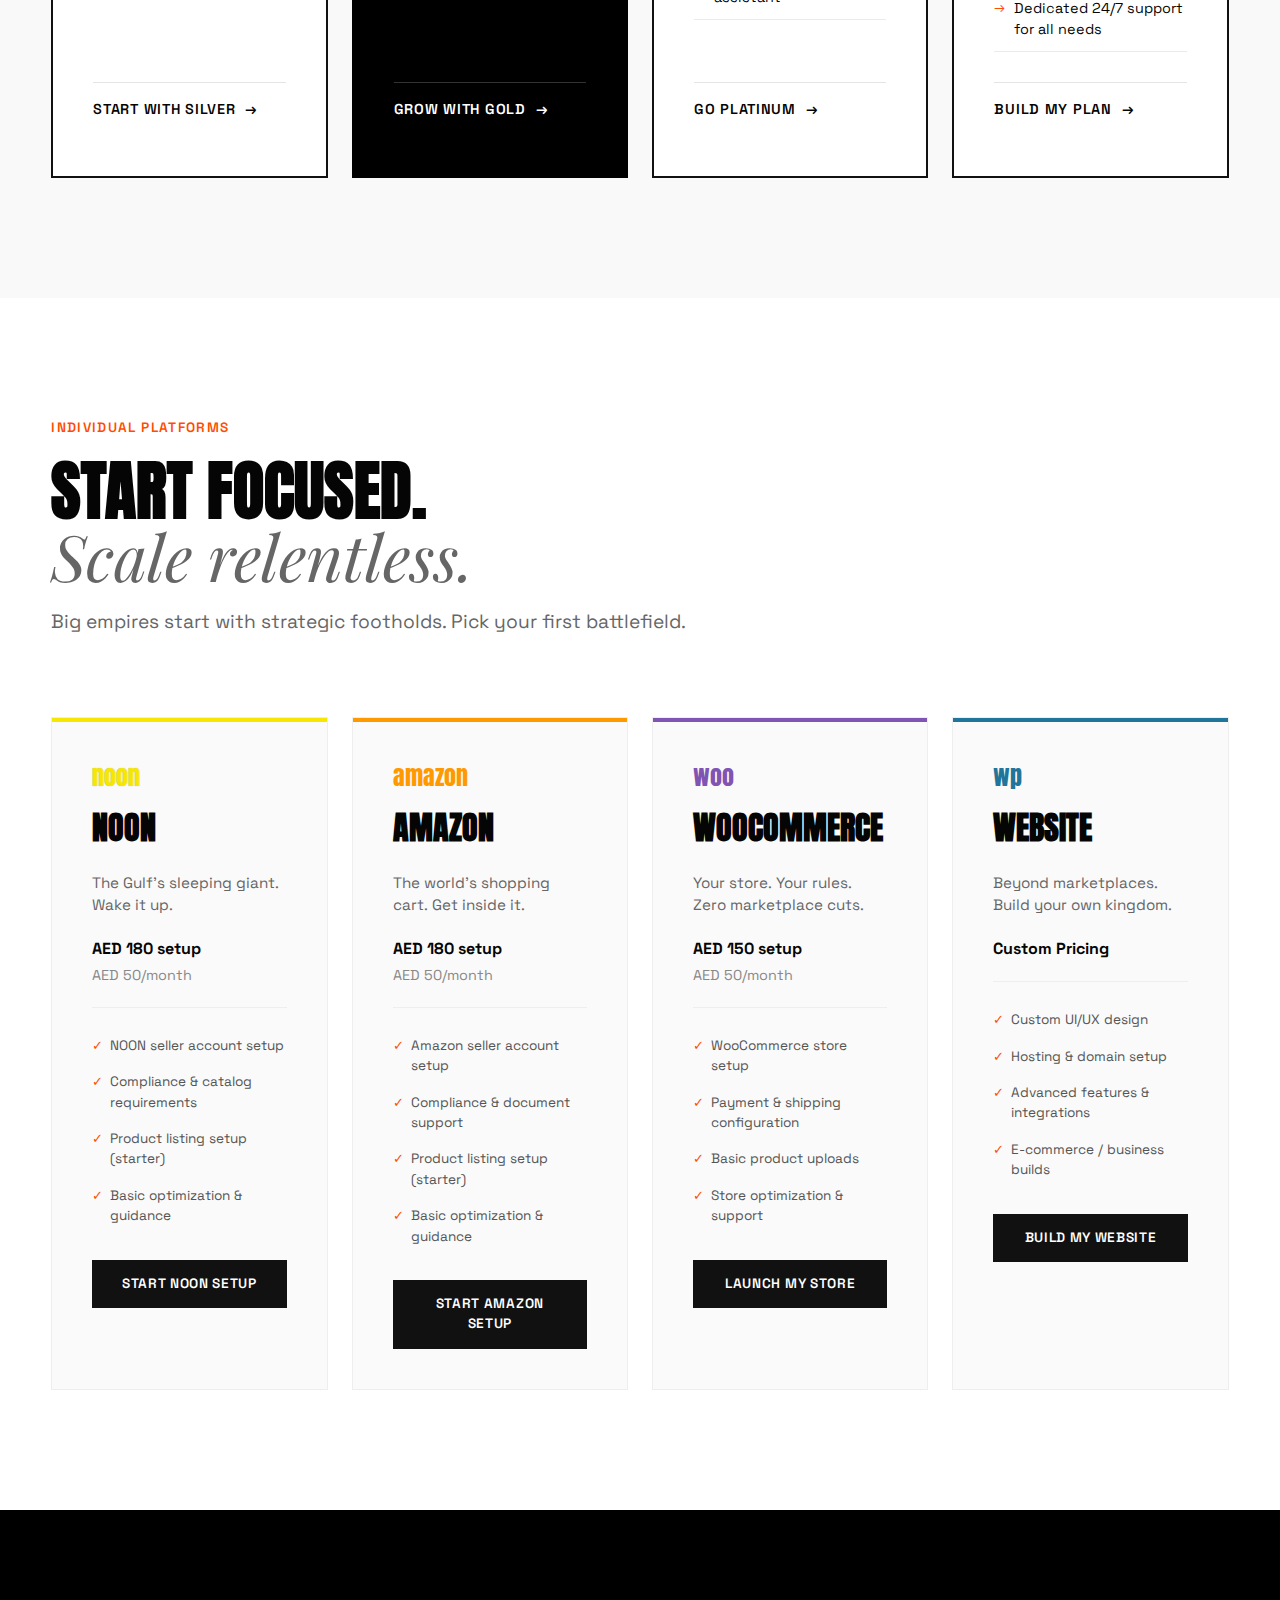
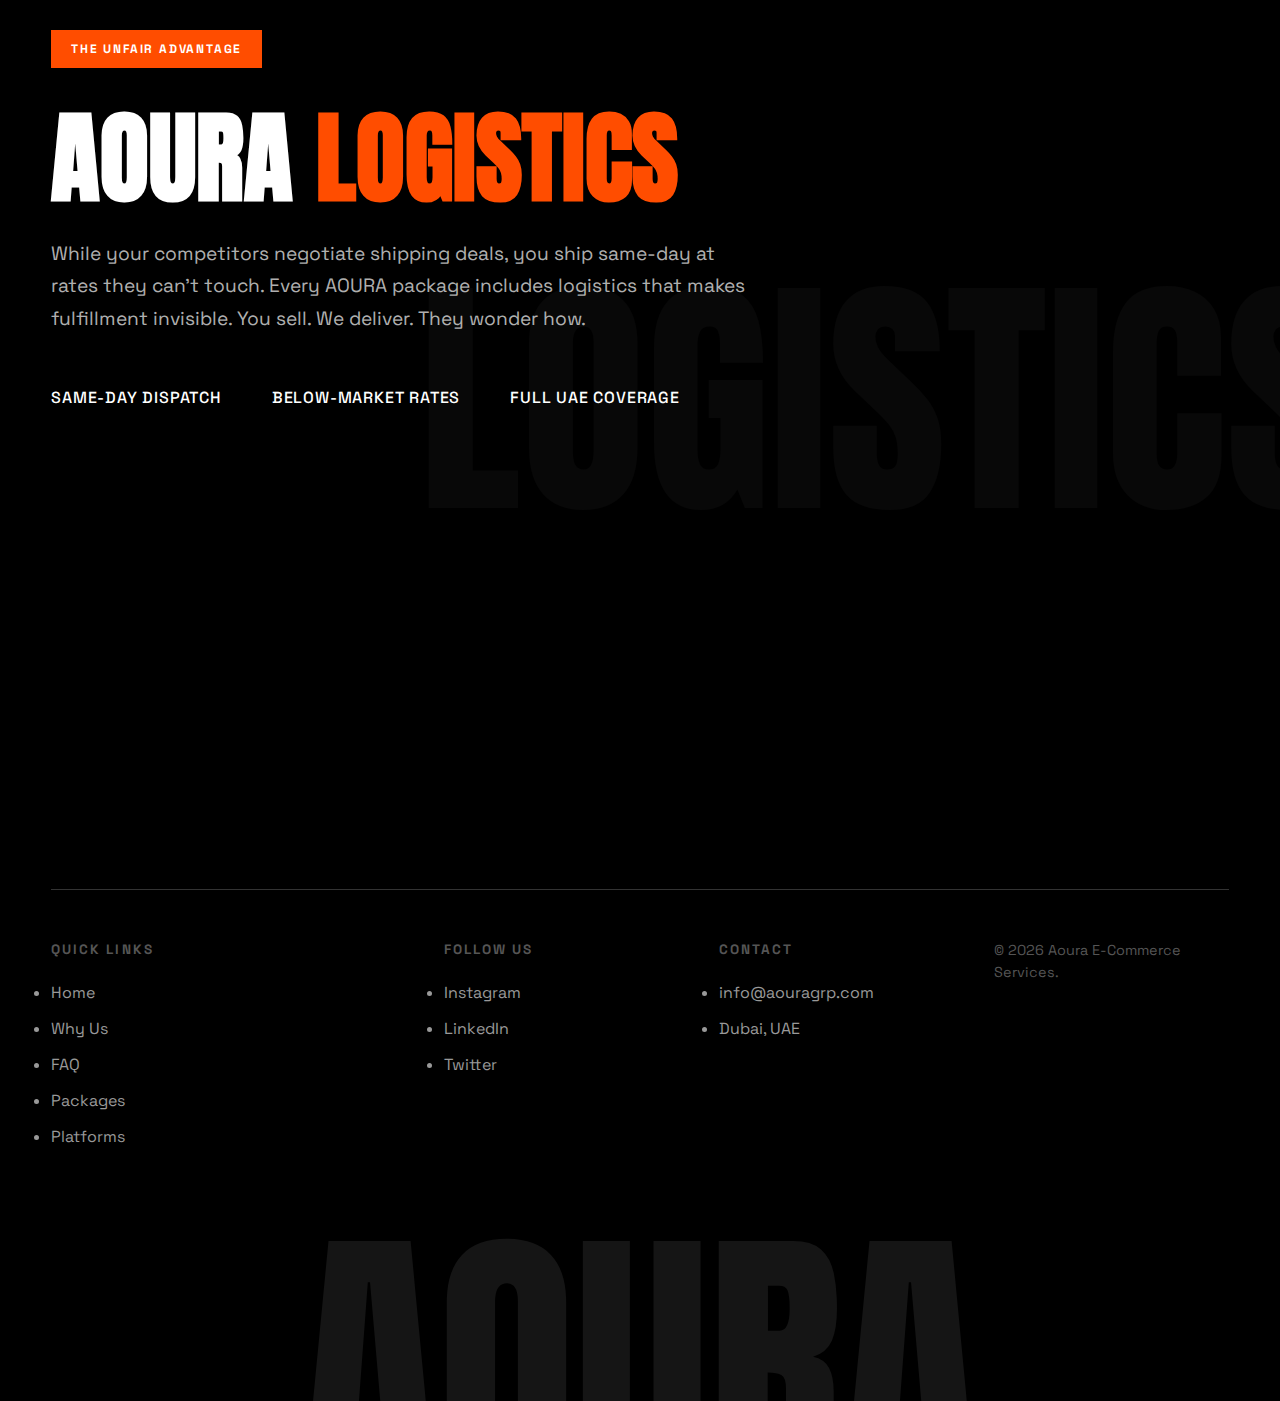
<file: services.html>
<!DOCTYPE html>
<html lang="en">

<head>
    <meta charset="UTF-8">
    <meta name="viewport" content="width=device-width, initial-scale=1.0">
    <title>Services | AOURA E-Commerce & Logistics</title>
    <meta name="description"
        content="Choose your weapon. From startup to empire, AOURA offers Amazon, NOON, WooCommerce setup and management packages tailored to your growth stage.">

    <!-- Fonts: Anton (Display), Space Grotesk (Body), Playfair Display (Serif Accent) -->
    <link rel="preconnect" href="https://fonts.googleapis.com">
    <link rel="preconnect" href="https://fonts.gstatic.com" crossorigin>
    <link
        href="https://fonts.googleapis.com/css2?family=Anton&family=Playfair+Display:ital,wght@0,400;0,700;1,400;1,700&family=Space+Grotesk:wght@300;400;500;600;700&display=swap"
        rel="stylesheet">

    <link rel="stylesheet" href="style.css">
</head>

<body class="is-loading">

    <!-- Preloader -->
    <div class="preloader">
        <div class="loader-content">
            <span class="loader-text">AOURA</span>
            <div class="loader-bar">
                <div class="loader-progress"></div>
            </div>
        </div>
    </div>

    <!-- Custom Cursor -->
    <div class="cursor"></div>
    <div class="cursor-follower"></div>

    <!-- Navigation - DEPT Style -->
    <nav class="navbar">
        <div class="nav-left">
            <a href="index.html" class="nav-link">Home</a>
            <a href="#packages" class="nav-link">Packages</a>
            <a href="#platforms" class="nav-link">Platforms</a>
        </div>
        <div class="nav-center">
            <a href="index.html" class="brand-mark">
                <img src="assets/cropped-cropped-Aoura_Services-9-_6-removebg-preview-353x99.png"
                    alt="AOURA E-Commerce Services" class="logo-img">
            </a>
        </div>
        <div class="nav-right">
            <a href="#start" class="btn-contact">GET STARTED</a>
        </div>
        <!-- Mobile Menu Button -->
        <div class="nav-menu-btn mobile-only">
            <div class="hamburger">
                <div class="bar"></div>
                <div class="bar"></div>
            </div>
        </div>
    </nav>

    <!-- Fullscreen Menu Overlay -->
    <div class="menu-overlay">
        <div class="menu-links">
            <a href="index.html">Home</a>
            <a href="#packages">Packages</a>
            <a href="#platforms">Platforms</a>
            <a href="#start">Get Started</a>
        </div>
    </div>

    <main data-scroll-container>

        <!-- Services Hero Section -->
        <section class="services-hero" data-scroll-section>
            <div class="services-hero-content">
                <span class="services-hero-label">THE PLAYBOOK</span>
                <h1 class="services-hero-title">
                    <span class="line">PICK YOUR TIER.</span>
                    <span class="line"><span class="accent">OWN YOUR MARKET.</span></span>
                </h1>
                <p class="services-hero-subtitle">Every empire starts somewhere. From first listing to category
                    dominance—find the acceleration path built for your ambition.</p>
            </div>
            <div class="services-hero-visual">
                <div class="hero-stat">
                    <span class="stat-number">98%</span>
                    <span class="stat-label">Approval Rate</span>
                </div>
                <div class="hero-stat">
                    <span class="stat-number">14</span>
                    <span class="stat-label">Days to Launch</span>
                </div>
                <div class="hero-stat">
                    <span class="stat-number">147%</span>
                    <span class="stat-label">Avg. Growth</span>
                </div>
            </div>
        </section>

        <!-- Interactive Package Index -->
        <section class="packages-showcase" id="packages" data-scroll-section>
            <div class="package-index">
                <a href="#silver" class="package-index-item">
                    <div class="package-index-left">
                        <span class="package-index-number">01</span>
                        <div class="package-index-content">
                            <h3 class="package-index-title">Silver</h3>
                            <span class="package-index-subline">The launchpad. Two marketplaces. Zero excuses.</span>
                        </div>
                    </div>
                    <div class="package-index-right">
                        <span class="package-price">AED 450</span>
                        <span class="package-index-arrow">→</span>
                    </div>
                </a>
                <a href="#gold" class="package-index-item featured">
                    <div class="package-index-left">
                        <span class="package-index-number">02</span>
                        <div class="package-index-content">
                            <h3 class="package-index-title">Gold</h3>
                            <span class="package-index-subline">Engineered for momentum. Built for scale.</span>
                        </div>
                    </div>
                    <div class="package-index-right">
                        <span class="package-price">AED 750</span>
                        <span class="package-index-arrow">→</span>
                    </div>
                </a>
                <a href="#platinum" class="package-index-item">
                    <div class="package-index-left">
                        <span class="package-index-number">03</span>
                        <div class="package-index-content">
                            <h3 class="package-index-title">Platinum</h3>
                            <span class="package-index-subline">Full-stack dominance. We handle everything.</span>
                        </div>
                    </div>
                    <div class="package-index-right">
                        <span class="package-price">AED 1000</span>
                        <span class="package-index-arrow">→</span>
                    </div>
                </a>
                <a href="#custom" class="package-index-item">
                    <div class="package-index-left">
                        <span class="package-index-number">04</span>
                        <div class="package-index-content">
                            <h3 class="package-index-title">Custom</h3>
                            <span class="package-index-subline">Your rules. Your scale. Our execution.</span>
                        </div>
                    </div>
                    <div class="package-index-right">
                        <span class="package-price">Let's Talk</span>
                        <span class="package-index-arrow">→</span>
                    </div>
                </a>
            </div>
        </section>

        <!-- Package Detail Cards -->
        <section class="package-details" data-scroll-section>
            <div class="container">
                <div class="section-header">
                    <h2>DETAILED BREAKDOWN</h2>
                    <div class="line"></div>
                </div>

                <div class="package-cards-grid">
                    <!-- Silver -->
                    <div class="package-card" id="silver">
                        <div class="package-card-header">
                            <span class="package-tier">01</span>
                            <h3>Silver</h3>
                            <div class="package-pricing">
                                <span class="price-setup">AED 450 <small>setup</small></span>
                                <span class="price-monthly">AED 70<small>/month</small></span>
                            </div>
                        </div>
                        <div class="package-card-body">
                            <p class="package-description">Stop researching. Start selling. Our Silver playbook gets you
                                verified on Amazon AND Noon in 14 days—not the 3 months you'll waste doing it alone.</p>
                            <ul class="package-features">
                                <li>Amazon and NOON seller account setup</li>
                                <li>Basic compliance & document guidance</li>
                                <li>Product listing setup (up to 5 SKUs)</li>
                                <li>Category & keyword guidance</li>
                                <li>Basic brand & store configuration</li>
                                <li>Email support</li>
                            </ul>
                        </div>
                        <a href="https://wa.me/971521503203?text=Hey%20Aoura%2C%20Let%20me%20know%20more%20about%20the%20Silver%20plan"
                            class="package-cta" target="_blank">Start with Silver <span>→</span></a>
                    </div>

                    <!-- Gold -->
                    <div class="package-card featured" id="gold">
                        <div class="featured-badge">MOST POPULAR</div>
                        <div class="package-card-header">
                            <span class="package-tier">02</span>
                            <h3>Gold</h3>
                            <div class="package-pricing">
                                <span class="price-setup">AED 750 <small>setup</small></span>
                                <span class="price-monthly">AED 90<small>/month</small></span>
                            </div>
                        </div>
                        <div class="package-card-body">
                            <p class="package-description">You've proven the concept. Now prove you can dominate. Gold
                                gives you SEO-weaponized listings, priority support, and the optimization engine that
                                turns traffic into revenue.</p>
                            <ul class="package-features">
                                <li>Everything in Silver, plus:</li>
                                <li>Product listing optimization (5 SKUs)</li>
                                <li>SEO-optimized titles, bullets & descriptions</li>
                                <li>Compliance handling & issue resolution</li>
                                <li>Image guideline & A+ content guidance</li>
                                <li>Monthly performance check</li>
                                <li>Priority WhatsApp & email support</li>
                            </ul>
                        </div>
                        <a href="https://wa.me/971521503203?text=Hey%20Aoura%2C%20Let%20me%20know%20more%20about%20the%20Gold%20plan"
                            class="package-cta" target="_blank">Grow with Gold <span>→</span></a>
                    </div>

                    <!-- Platinum -->
                    <div class="package-card" id="platinum">
                        <div class="package-card-header">
                            <span class="package-tier">03</span>
                            <h3>Platinum</h3>
                            <div class="package-pricing">
                                <span class="price-setup">AED 1000 <small>setup</small></span>
                                <span class="price-monthly">AED 150<small>/month</small></span>
                            </div>
                        </div>
                        <div class="package-card-body">
                            <p class="package-description">Hand us the keys. Keep the revenue. Platinum is full-stack
                                account management for brands that refuse second-place. We obsess over your metrics so
                                you can obsess over your product.</p>
                            <ul class="package-features">
                                <li>Everything in Gold, plus:</li>
                                <li>Full Amazon & NOON account management</li>
                                <li>Product listing optimization (15 SKUs)</li>
                                <li>Advanced compliance & brand registry</li>
                                <li>Performance & compliance reports</li>
                                <li>Account health monitoring</li>
                                <li>Dedicated 24/7 support assistant</li>
                            </ul>
                        </div>
                        <a href="https://wa.me/971521503203?text=Hey%20Aoura%2C%20Let%20me%20know%20more%20about%20the%20Platinum%20plan"
                            class="package-cta" target="_blank">Go Platinum <span>→</span></a>
                    </div>

                    <!-- Custom -->
                    <div class="package-card custom" id="custom">
                        <div class="package-card-header">
                            <span class="package-tier">04</span>
                            <h3>Custom</h3>
                            <div class="package-pricing">
                                <span class="price-setup">Tailored Pricing</span>
                            </div>
                        </div>
                        <div class="package-card-body">
                            <p class="package-description">When off-the-shelf won't cut it. Custom builds for brands
                                with complex catalogs, multi-market ambitions, or operational needs that break normal
                                playbooks.</p>
                            <ul class="package-features">
                                <li>Amazon, NOON & WooCommerce (any combo)</li>
                                <li>WooCommerce store setup & management</li>
                                <li>WordPress website development</li>
                                <li>Bulk SKU uploads & catalog management</li>
                                <li>Custom reports & analytics</li>
                                <li>Operations & logistics support</li>
                                <li>Integrations & automations</li>
                                <li>Dedicated 24/7 support for all needs</li>
                            </ul>
                        </div>
                        <a href="https://wa.me/971521503203?text=Hey%20Aoura%2C%20I%20need%20a%20custom%20plan"
                            class="package-cta" target="_blank">Build My Plan <span>→</span></a>
                    </div>
                </div>
            </div>
        </section>

        <!-- Platform Services -->
        <section class="platform-services" id="platforms" data-scroll-section>
            <div class="container">
                <div class="platform-header">
                    <span class="platform-label">INDIVIDUAL PLATFORMS</span>
                    <h2>Start focused.<br><em>Scale relentless.</em></h2>
                    <p>Big empires start with strategic footholds. Pick your first battlefield.</p>
                </div>

                <div class="platform-grid">
                    <!-- NOON -->
                    <div class="platform-card noon">
                        <div class="platform-card-top">
                            <span class="platform-logo">noon</span>
                            <h3>NOON</h3>
                        </div>
                        <p>The Gulf's sleeping giant. Wake it up.</p>
                        <div class="platform-pricing">
                            <span class="setup">AED 180 setup</span>
                            <span class="monthly">AED 50/month</span>
                        </div>
                        <ul class="platform-features">
                            <li>NOON seller account setup</li>
                            <li>Compliance & catalog requirements</li>
                            <li>Product listing setup (starter)</li>
                            <li>Basic optimization & guidance</li>
                        </ul>
                        <a href="https://wa.me/971521503203?text=Hey%20Aoura%2C%20Let%20me%20know%20more%20about%20NOON%20setup"
                            class="platform-cta" target="_blank">Start NOON Setup</a>
                    </div>

                    <!-- Amazon -->
                    <div class="platform-card amazon">
                        <div class="platform-card-top">
                            <span class="platform-logo">amazon</span>
                            <h3>Amazon</h3>
                        </div>
                        <p>The world's shopping cart. Get inside it.</p>
                        <div class="platform-pricing">
                            <span class="setup">AED 180 setup</span>
                            <span class="monthly">AED 50/month</span>
                        </div>
                        <ul class="platform-features">
                            <li>Amazon seller account setup</li>
                            <li>Compliance & document support</li>
                            <li>Product listing setup (starter)</li>
                            <li>Basic optimization & guidance</li>
                        </ul>
                        <a href="https://wa.me/971521503203?text=Hey%20Aoura%2C%20Let%20me%20know%20more%20about%20Amazon%20setup"
                            class="platform-cta" target="_blank">Start Amazon Setup</a>
                    </div>

                    <!-- WooCommerce -->
                    <div class="platform-card woocommerce">
                        <div class="platform-card-top">
                            <span class="platform-logo">Woo</span>
                            <h3>WooCommerce</h3>
                        </div>
                        <p>Your store. Your rules. Zero marketplace cuts.</p>
                        <div class="platform-pricing">
                            <span class="setup">AED 150 setup</span>
                            <span class="monthly">AED 50/month</span>
                        </div>
                        <ul class="platform-features">
                            <li>WooCommerce store setup</li>
                            <li>Payment & shipping configuration</li>
                            <li>Basic product uploads</li>
                            <li>Store optimization & support</li>
                        </ul>
                        <a href="https://wa.me/971521503203?text=Hey%20Aoura%2C%20Let%20me%20know%20more%20about%20WooCommerce%20setup"
                            class="platform-cta" target="_blank">Launch My Store</a>
                    </div>

                    <!-- Website -->
                    <div class="platform-card website">
                        <div class="platform-card-top">
                            <span class="platform-logo">WP</span>
                            <h3>Website</h3>
                        </div>
                        <p>Beyond marketplaces. Build your own kingdom.</p>
                        <div class="platform-pricing">
                            <span class="setup">Custom Pricing</span>
                        </div>
                        <ul class="platform-features">
                            <li>Custom UI/UX design</li>
                            <li>Hosting & domain setup</li>
                            <li>Advanced features & integrations</li>
                            <li>E-commerce / business builds</li>
                        </ul>
                        <a href="https://wa.me/971521503203?text=Hey%20Aoura%2C%20I%20need%20a%20custom%20website"
                            class="platform-cta" target="_blank">Build My Website</a>
                    </div>
                </div>
            </div>
        </section>

        <!-- Aoura Logistics Banner -->
        <section class="logistics-banner" data-scroll-section>
            <div class="logistics-content">
                <div class="logistics-badge">THE UNFAIR ADVANTAGE</div>
                <h2>AOURA <span class="accent">LOGISTICS</span></h2>
                <p>While your competitors negotiate shipping deals, you ship same-day at rates they can't touch. Every
                    AOURA package includes logistics that makes fulfillment invisible. You sell. We deliver. They wonder
                    how.</p>
                <div class="logistics-stats">
                    <div class="logistics-stat">
                        <span class="stat-text">Same-day dispatch</span>
                    </div>
                    <div class="logistics-stat">
                        <span class="stat-text">Below-market rates</span>
                    </div>
                    <div class="logistics-stat">
                        <span class="stat-text">Full UAE coverage</span>
                    </div>
                </div>
            </div>
        </section>

        <!-- Footer CTA -->
        <footer class="footer" id="start" data-scroll-section>
            <div class="container">
                <div class="footer-cta">
                    <span class="cta-label">STILL THINKING? THEY'RE SCALING.</span>
                    <a href="https://wa.me/971521503203?text=Hey%20Aoura%2C%20I%20want%20to%20start%20my%20e-commerce%20journey"
                        class="btn-giant" target="_blank">BUILD YOUR EMPIRE</a>
                </div>

                <div class="footer-grid">
                    <div class="footer-col">
                        <h4>Quick Links</h4>
                        <ul>
                            <li><a href="index.html">Home</a></li>
                            <li><a href="why-us.html">Why Us</a></li>
                            <li><a href="faq.html">FAQ</a></li>
                            <li><a href="#packages">Packages</a></li>
                            <li><a href="#platforms">Platforms</a></li>
                        </ul>
                    </div>
                    <div class="footer-col">
                        <h4>Follow Us</h4>
                        <ul>
                            <li><a href="https://www.instagram.com/aouragrp/" target="_blank">Instagram</a></li>
                            <li><a href="https://ae.linkedin.com/company/aouragroup" target="_blank">LinkedIn</a></li>
                            <li><a href="https://x.com/Desk_Essential" target="_blank">Twitter</a></li>
                        </ul>
                    </div>
                    <div class="footer-col">
                        <h4>Contact</h4>
                        <ul>
                            <li>info@aouragrp.com</li>
                            <li>Dubai, UAE</li>
                        </ul>
                    </div>
                    <div class="footer-col">
                        <p class="copyright">&copy; 2026 Aoura E-Commerce Services.</p>
                    </div>
                </div>

                <div class="footer-big-logo">
                    AOURA
                </div>
            </div>
        </footer>

    </main>

    <script src="script.js"></script>
</body>

</html>
</file>
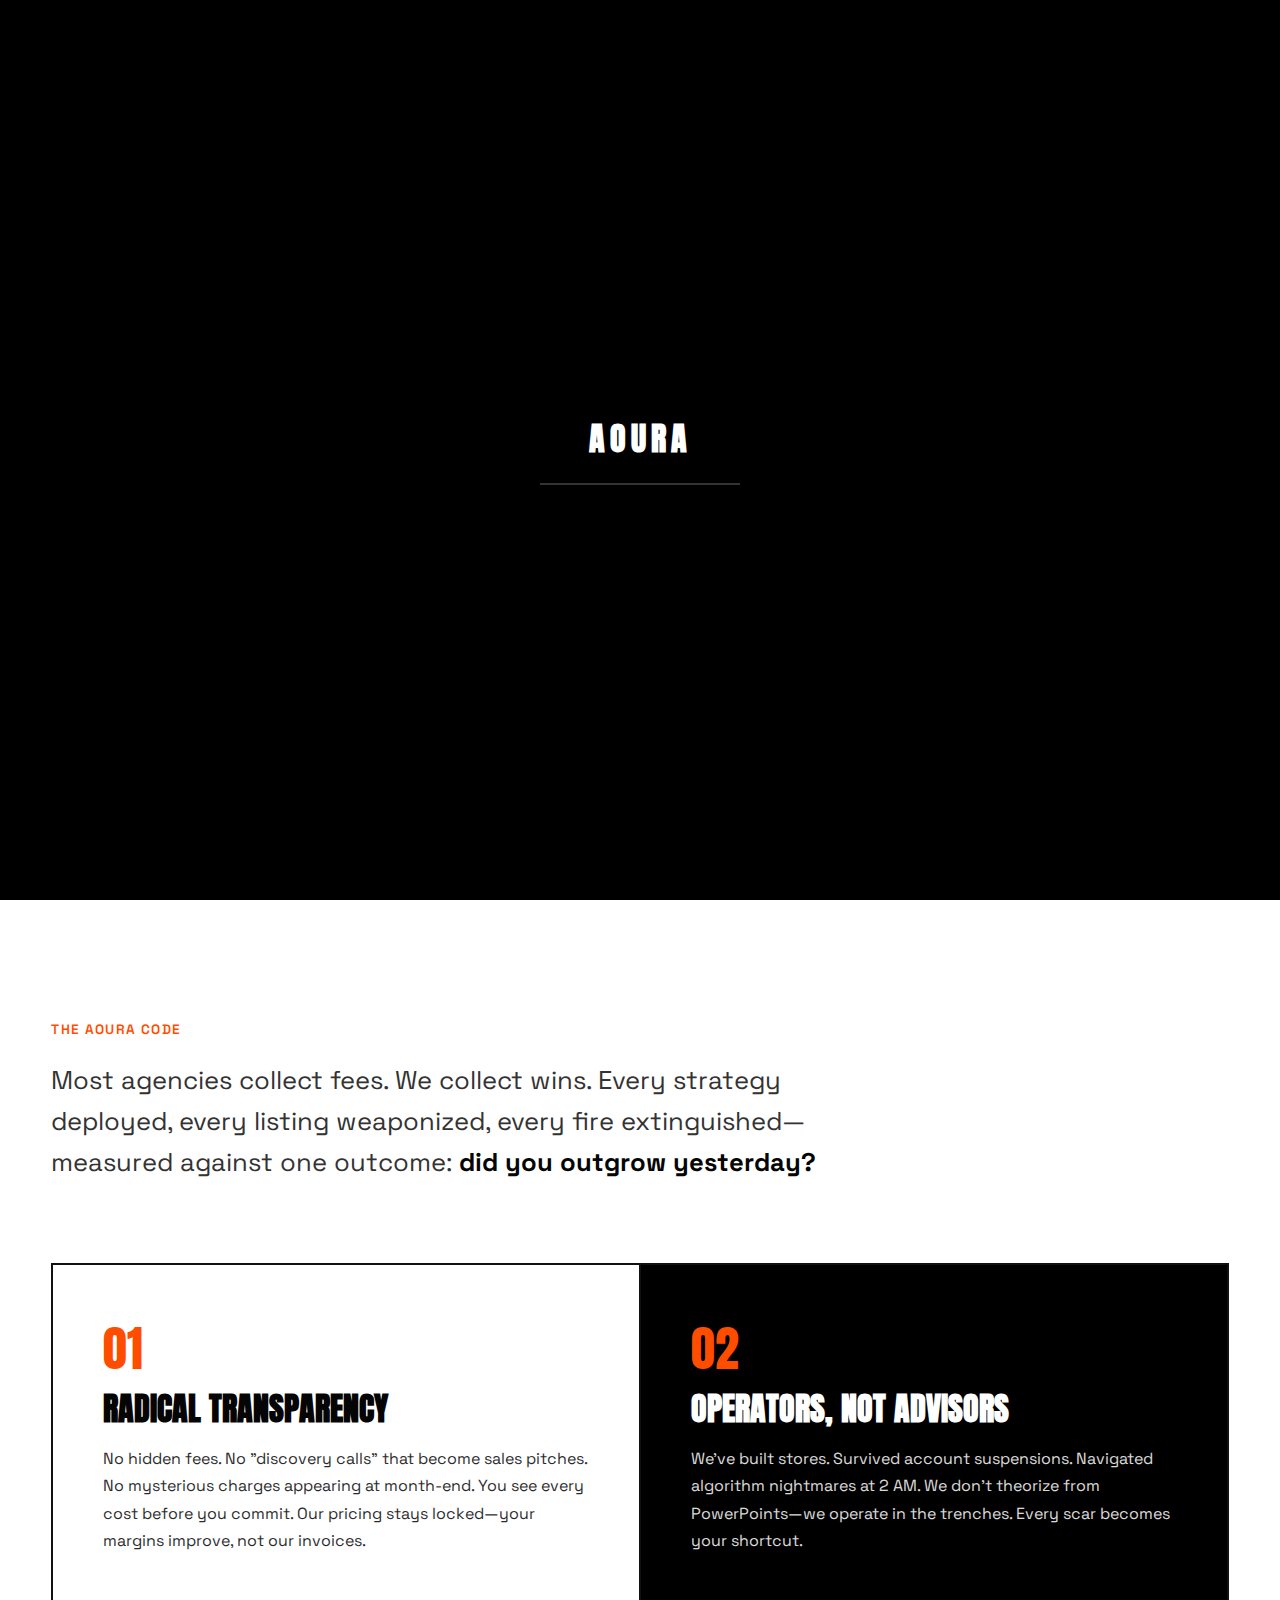
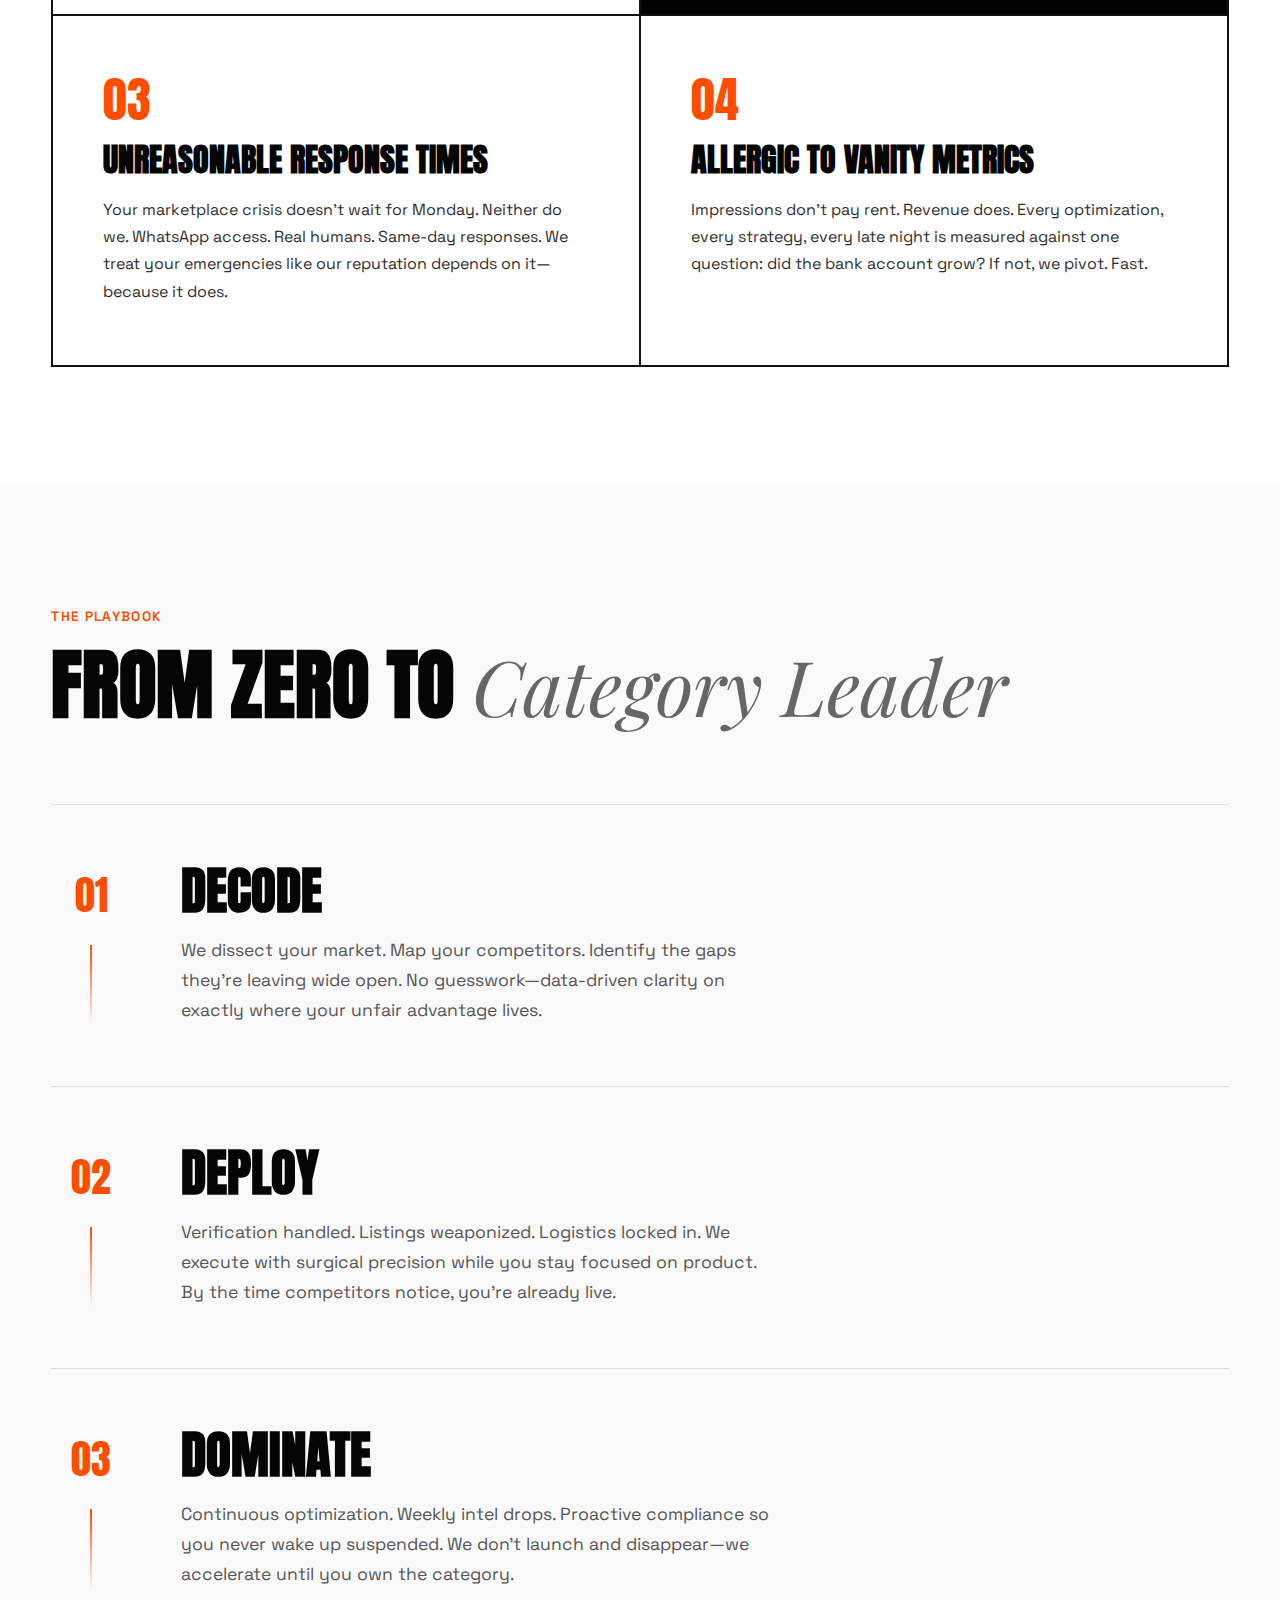
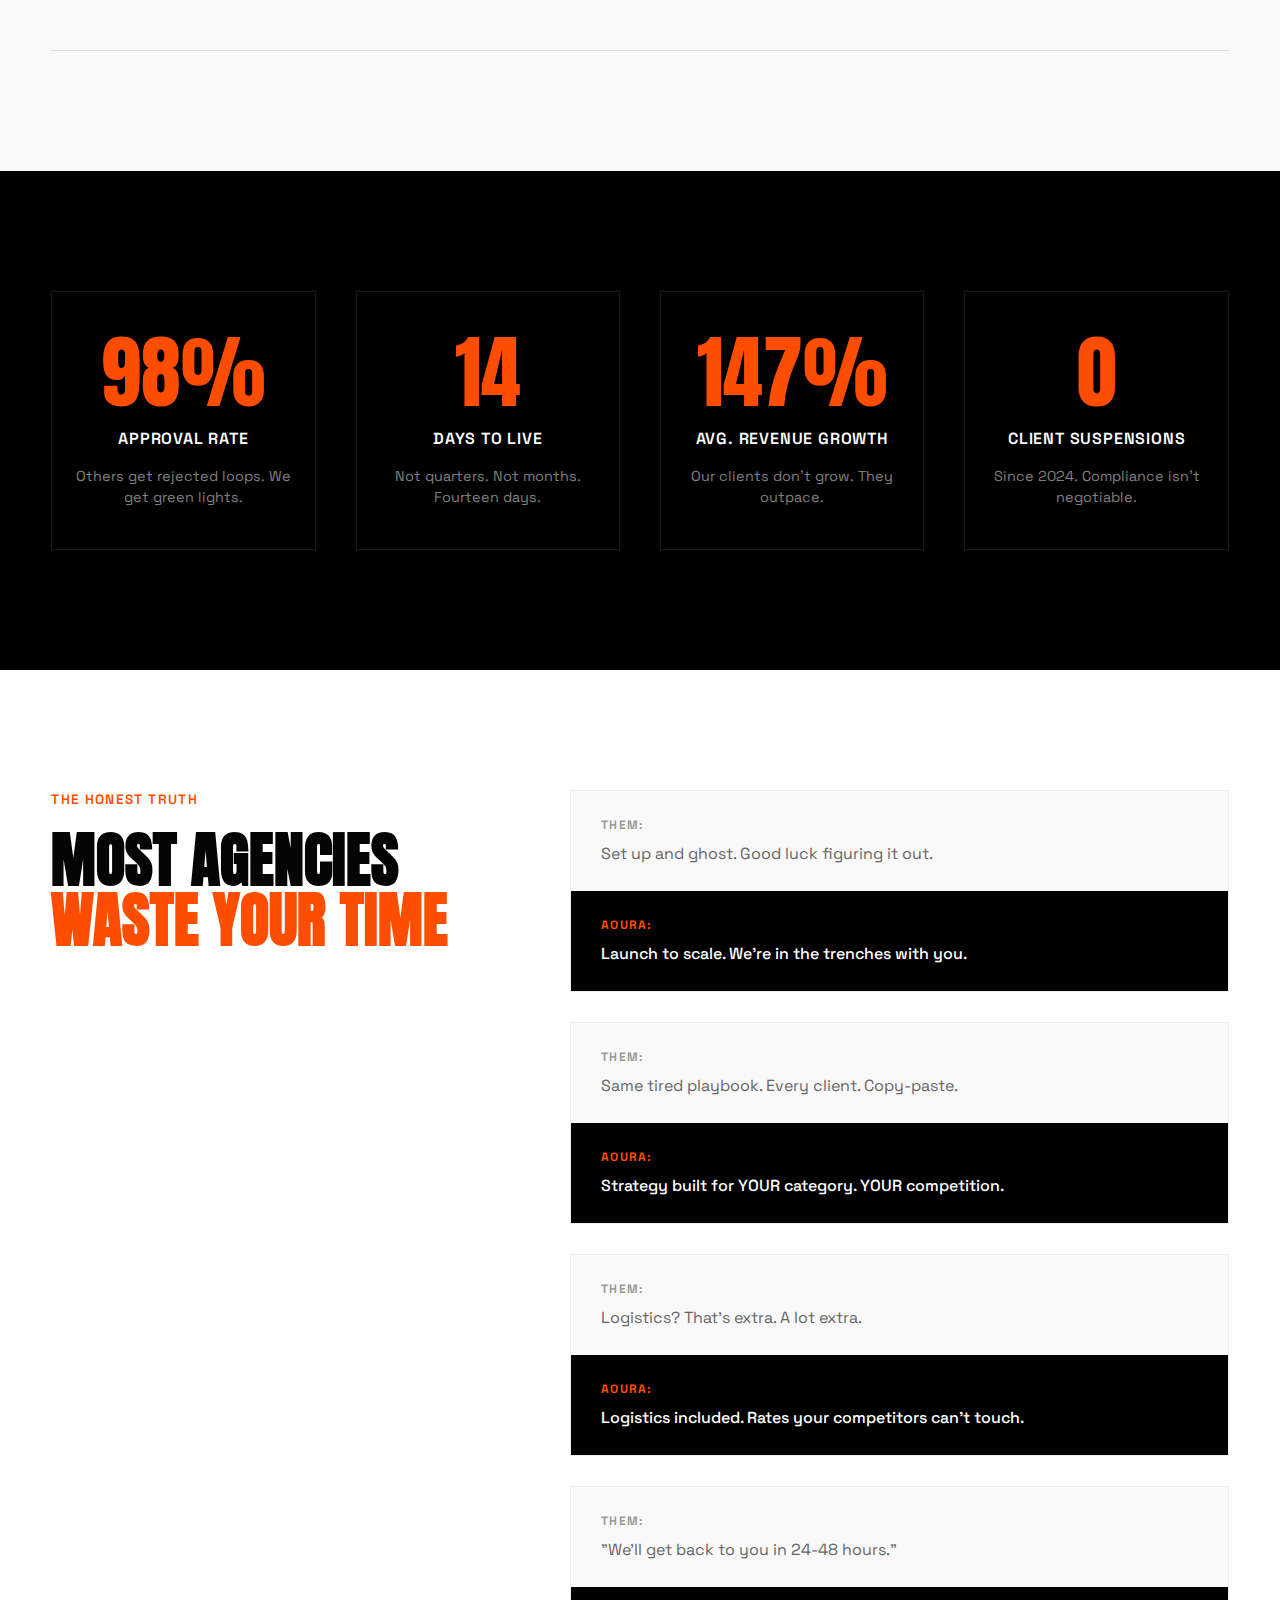
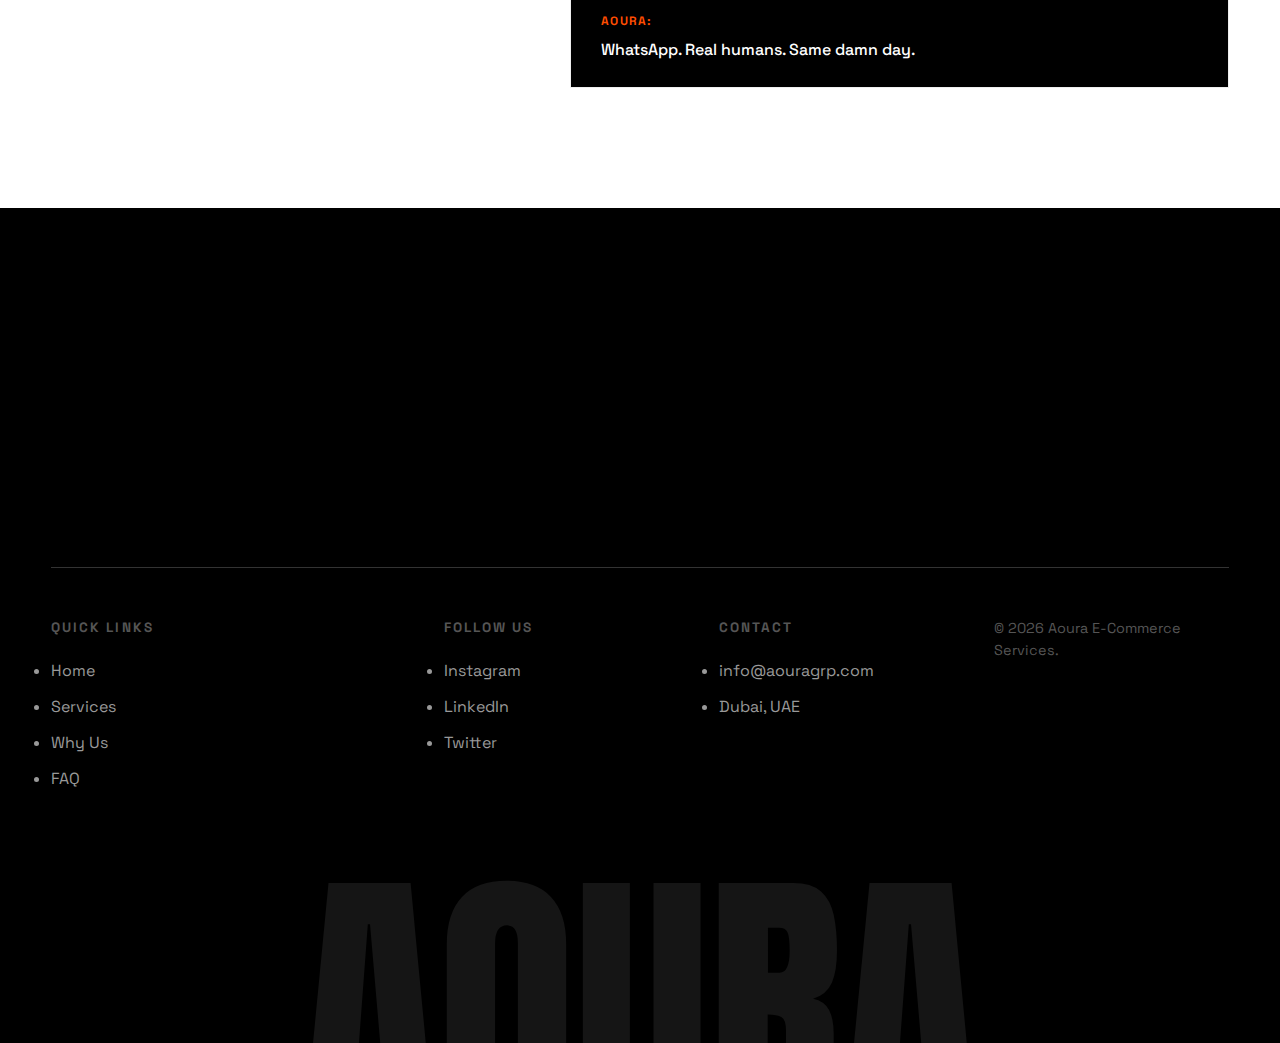
<file: why-us.html>
<!DOCTYPE html>
<html lang="en">

<head>
    <meta charset="UTF-8">
    <meta name="viewport" content="width=device-width, initial-scale=1.0">
    <title>Why Us | AOURA E-Commerce & Logistics</title>
    <meta name="description"
        content="We don't just set up accounts. We engineer market dominance. Discover why brands choose AOURA for e-commerce growth on Amazon and Noon.">

    <!-- Fonts: Anton (Display), Space Grotesk (Body), Playfair Display (Serif Accent) -->
    <link rel="preconnect" href="https://fonts.googleapis.com">
    <link rel="preconnect" href="https://fonts.gstatic.com" crossorigin>
    <link
        href="https://fonts.googleapis.com/css2?family=Anton&family=Playfair+Display:ital,wght@0,400;0,700;1,400;1,700&family=Space+Grotesk:wght@300;400;500;600;700&display=swap"
        rel="stylesheet">

    <link rel="stylesheet" href="style.css">
</head>

<body class="is-loading">

    <!-- Preloader -->
    <div class="preloader">
        <div class="loader-content">
            <span class="loader-text">AOURA</span>
            <div class="loader-bar">
                <div class="loader-progress"></div>
            </div>
        </div>
    </div>

    <!-- Custom Cursor -->
    <div class="cursor"></div>
    <div class="cursor-follower"></div>

    <!-- Navigation - DEPT Style -->
    <nav class="navbar">
        <div class="nav-left">
            <a href="index.html" class="nav-link">Home</a>
            <a href="services.html" class="nav-link">Services</a>
            <a href="#difference" class="nav-link">Difference</a>
        </div>
        <div class="nav-center">
            <a href="index.html" class="brand-mark">
                <img src="assets/cropped-cropped-Aoura_Services-9-_6-removebg-preview-353x99.png"
                    alt="AOURA E-Commerce Services" class="logo-img">
            </a>
        </div>
        <div class="nav-right">
            <a href="services.html" class="btn-contact">GET STARTED</a>
        </div>
        <!-- Mobile Menu Button -->
        <div class="nav-menu-btn mobile-only">
            <div class="hamburger">
                <div class="bar"></div>
                <div class="bar"></div>
            </div>
        </div>
    </nav>

    <!-- Fullscreen Menu Overlay -->
    <div class="menu-overlay">
        <div class="menu-links">
            <a href="index.html">Home</a>
            <a href="services.html">Services</a>
            <a href="#difference">Why Us</a>
        </div>
    </div>

    <main data-scroll-container>

        <!-- Why Us Hero Section -->
        <section class="whyus-hero" data-scroll-section>
            <div class="whyus-hero-content">
                <span class="whyus-hero-label">WHY AOURA</span>
                <h1 class="whyus-hero-title">
                    <span class="line">OTHERS SET UP</span>
                    <span class="line"><span class="accent">ACCOUNTS.</span></span>
                    <span class="line">WE ENGINEER</span>
                    <span class="line"><span class="accent">DOMINANCE.</span></span>
                </h1>
            </div>
        </section>

        <!-- Core Values / Pillars -->
        <section class="pillars" id="difference" data-scroll-section>
            <div class="container">
                <div class="pillars-intro">
                    <span class="pillars-label">THE AOURA CODE</span>
                    <p class="pillars-text">Most agencies collect fees. We collect wins. Every strategy deployed, every
                        listing weaponized, every fire extinguished—measured against one outcome: <strong>did you
                            outgrow yesterday?</strong></p>
                </div>

                <div class="pillars-grid">
                    <div class="pillar-card">
                        <span class="pillar-number">01</span>
                        <h3>Radical Transparency</h3>
                        <p>No hidden fees. No "discovery calls" that become sales pitches. No mysterious charges
                            appearing at month-end. You see every cost before you commit. Our pricing stays locked—your
                            margins improve, not our invoices.</p>
                    </div>
                    <div class="pillar-card inverted">
                        <span class="pillar-number">02</span>
                        <h3>Operators, Not Advisors</h3>
                        <p>We've built stores. Survived account suspensions. Navigated algorithm nightmares at 2 AM. We
                            don't theorize from PowerPoints—we operate in the trenches. Every scar becomes your
                            shortcut.</p>
                    </div>
                    <div class="pillar-card">
                        <span class="pillar-number">03</span>
                        <h3>Unreasonable Response Times</h3>
                        <p>Your marketplace crisis doesn't wait for Monday. Neither do we. WhatsApp access. Real humans.
                            Same-day responses. We treat your emergencies like our reputation depends on it—because it
                            does.</p>
                    </div>
                    <div class="pillar-card">
                        <span class="pillar-number">04</span>
                        <h3>Allergic to Vanity Metrics</h3>
                        <p>Impressions don't pay rent. Revenue does. Every optimization, every strategy, every late
                            night is measured against one question: did the bank account grow? If not, we pivot. Fast.
                        </p>
                    </div>
                </div>
            </div>
        </section>

        <!-- The AOURA Method -->
        <section class="method" data-scroll-section>
            <div class="container">
                <div class="method-header">
                    <span class="method-label">THE PLAYBOOK</span>
                    <h2>From Zero to <em>Category Leader</em></h2>
                </div>

                <div class="method-timeline">
                    <div class="method-step">
                        <div class="step-marker">
                            <span class="step-number">01</span>
                            <div class="step-line"></div>
                        </div>
                        <div class="step-content">
                            <h3>DECODE</h3>
                            <p>We dissect your market. Map your competitors. Identify the gaps they're leaving wide
                                open. No guesswork—data-driven clarity on exactly where your unfair advantage lives.</p>
                        </div>
                    </div>
                    <div class="method-step">
                        <div class="step-marker">
                            <span class="step-number">02</span>
                            <div class="step-line"></div>
                        </div>
                        <div class="step-content">
                            <h3>DEPLOY</h3>
                            <p>Verification handled. Listings weaponized. Logistics locked in. We execute with surgical
                                precision while you stay focused on product. By the time competitors notice, you're
                                already live.</p>
                        </div>
                    </div>
                    <div class="method-step">
                        <div class="step-marker">
                            <span class="step-number">03</span>
                            <div class="step-line"></div>
                        </div>
                        <div class="step-content">
                            <h3>DOMINATE</h3>
                            <p>Continuous optimization. Weekly intel drops. Proactive compliance so you never wake up
                                suspended. We don't launch and disappear—we accelerate until you own the category.</p>
                        </div>
                    </div>
                </div>
            </div>
        </section>

        <!-- Stats / Proof Section -->
        <section class="proof" data-scroll-section>
            <div class="proof-content">
                <div class="proof-stat">
                    <span class="stat-value">98%</span>
                    <span class="stat-label">Approval Rate</span>
                    <p class="stat-context">Others get rejected loops. We get green lights.</p>
                </div>
                <div class="proof-stat">
                    <span class="stat-value">14</span>
                    <span class="stat-label">Days to Live</span>
                    <p class="stat-context">Not quarters. Not months. Fourteen days.</p>
                </div>
                <div class="proof-stat">
                    <span class="stat-value">147%</span>
                    <span class="stat-label">Avg. Revenue Growth</span>
                    <p class="stat-context">Our clients don't grow. They outpace.</p>
                </div>
                <div class="proof-stat">
                    <span class="stat-value">0</span>
                    <span class="stat-label">Client Suspensions</span>
                    <p class="stat-context">Since 2024. Compliance isn't negotiable.</p>
                </div>
            </div>
        </section>

        <!-- The Real Difference -->
        <section class="difference" data-scroll-section>
            <div class="container">
                <div class="difference-grid">
                    <div class="difference-left">
                        <span class="difference-label">THE HONEST TRUTH</span>
                        <h2>Most Agencies<br><span class="accent">Waste Your Time</span></h2>
                    </div>
                    <div class="difference-right">
                        <div class="difference-item">
                            <div class="comparison">
                                <span class="them">THEM:</span>
                                <p>Set up and ghost. Good luck figuring it out.</p>
                            </div>
                            <div class="comparison us">
                                <span class="them">AOURA:</span>
                                <p>Launch to scale. We're in the trenches with you.</p>
                            </div>
                        </div>
                        <div class="difference-item">
                            <div class="comparison">
                                <span class="them">THEM:</span>
                                <p>Same tired playbook. Every client. Copy-paste.</p>
                            </div>
                            <div class="comparison us">
                                <span class="them">AOURA:</span>
                                <p>Strategy built for YOUR category. YOUR competition.</p>
                            </div>
                        </div>
                        <div class="difference-item">
                            <div class="comparison">
                                <span class="them">THEM:</span>
                                <p>Logistics? That's extra. A lot extra.</p>
                            </div>
                            <div class="comparison us">
                                <span class="them">AOURA:</span>
                                <p>Logistics included. Rates your competitors can't touch.</p>
                            </div>
                        </div>
                        <div class="difference-item">
                            <div class="comparison">
                                <span class="them">THEM:</span>
                                <p>"We'll get back to you in 24-48 hours."</p>
                            </div>
                            <div class="comparison us">
                                <span class="them">AOURA:</span>
                                <p>WhatsApp. Real humans. Same damn day.</p>
                            </div>
                        </div>
                    </div>
                </div>
            </div>
        </section>

        <!-- Final CTA -->
        <footer class="footer" data-scroll-section>
            <div class="container">
                <div class="footer-cta">
                    <span class="cta-label">DONE READING. READY TO WIN.</span>
                    <a href="services.html" class="btn-giant">PICK YOUR TIER</a>
                </div>

                <div class="footer-grid">
                    <div class="footer-col">
                        <h4>Quick Links</h4>
                        <ul>
                            <li><a href="index.html">Home</a></li>
                            <li><a href="services.html">Services</a></li>
                            <li><a href="#difference">Why Us</a></li>
                            <li><a href="faq.html">FAQ</a></li>
                        </ul>
                    </div>
                    <div class="footer-col">
                        <h4>Follow Us</h4>
                        <ul>
                            <li><a href="https://www.instagram.com/aouragrp/" target="_blank">Instagram</a></li>
                            <li><a href="https://ae.linkedin.com/company/aouragroup" target="_blank">LinkedIn</a></li>
                            <li><a href="https://x.com/Desk_Essential" target="_blank">Twitter</a></li>
                        </ul>
                    </div>
                    <div class="footer-col">
                        <h4>Contact</h4>
                        <ul>
                            <li>info@aouragrp.com</li>
                            <li>Dubai, UAE</li>
                        </ul>
                    </div>
                    <div class="footer-col">
                        <p class="copyright">&copy; 2026 Aoura E-Commerce Services.</p>
                    </div>
                </div>

                <div class="footer-big-logo">
                    AOURA
                </div>
            </div>
        </footer>

    </main>

    <script src="script.js"></script>
</body>

</html>
</file>
<file: style.css>
/* =========================================
   AOURA: DEPT-STYLE BRUTALIST [LIGHT MODE]
   ========================================= */

:root {
    /* Colors - Light Mode Default */
    --color-bg: #FFFFFF;
    --color-text: #050505;
    --color-accent: #FF4D00;
    /* International Orange remains for punch */
    --color-secondary: #F4F4F4;
    /* Light gray for blocks */
    --color-border: #111111;

    /* Typography */
    --font-display: 'Anton', sans-serif;
    --font-body: 'Space Grotesk', sans-serif;

    /* Spacing */
    --spacing-container: 4vw;
    --spacing-block: 120px;
}

/* Force Light Mode */
body {
    background-color: var(--color-bg);
    color: var(--color-text);
}

/* =========================================
   RESET & BASICS
   ========================================= */
*,
*::before,
*::after {
    box-sizing: border-box;
    margin: 0;
    padding: 0;
}

html,
body {
    width: 100%;
    overflow-x: hidden;
    font-family: var(--font-body);
    font-size: 16px;
    line-height: 1.5;
    cursor: none;
}

a {
    text-decoration: none;
    color: inherit;
}

img {
    max-width: 100%;
    display: block;
}

/* =========================================
   PRELOADER
   ========================================= */
.preloader {
    position: fixed;
    top: 0;
    left: 0;
    width: 100%;
    height: 100vh;
    background: #000;
    z-index: 99999;
    display: flex;
    justify-content: center;
    align-items: center;
    color: #fff;
    transition: transform 0.8s cubic-bezier(0.77, 0, 0.175, 1);
}

.preloader.loaded {
    transform: translateY(-100%);
}

.loader-content {
    display: flex;
    flex-direction: column;
    align-items: center;
    gap: 20px;
}

.loader-text {
    font-family: var(--font-display);
    font-size: 2rem;
    font-weight: 700;
    letter-spacing: 5px;
}

.loader-bar {
    width: 200px;
    height: 2px;
    background: #333;
    position: relative;
    overflow: hidden;
}

.loader-progress {
    width: 0%;
    height: 100%;
    background: #fff;
    position: absolute;
    left: 0;
    top: 0;
    animation: loadProgress 1.5s ease-in-out forwards;
}

@keyframes loadProgress {
    0% {
        width: 0%;
    }

    100% {
        width: 100%;
    }
}

/* =========================================
   CUSTOM CURSOR
   ========================================= */
.cursor {
    width: 10px;
    height: 10px;
    background: var(--color-accent);
    border-radius: 50%;
    position: fixed;
    pointer-events: none;
    z-index: 9999;
    transform: translate(-50%, -50%);
    /* Use exclusion to be visible on both white and black */
    mix-blend-mode: exclusion;
}

.cursor-follower {
    width: 40px;
    height: 40px;
    border: 1px solid var(--color-text);
    border-radius: 50%;
    position: fixed;
    pointer-events: none;
    z-index: 9998;
    transform: translate(-50%, -50%);
    transition: width 0.3s, height 0.3s, transform 0.1s;
}

.cursor-follower.active {
    width: 80px;
    height: 80px;
    background: rgba(0, 0, 0, 0.05);
    /* Subtle tint in light mode */
    border-color: transparent;
}

/* =========================================
   NAVIGATION - DEPT STYLE
   ========================================= */
.navbar {
    position: fixed;
    top: 0;
    left: 0;
    width: 100%;
    padding: 20px var(--spacing-container);
    display: flex;
    justify-content: space-between;
    align-items: center;
    z-index: 100;
    background: rgba(255, 255, 255, 0.95);
    backdrop-filter: blur(10px);
    border-bottom: 1px solid rgba(0, 0, 0, 0.05);
}

.nav-left,
.nav-right {
    flex: 1;
    display: flex;
    align-items: center;
}

.nav-left {
    gap: 40px;
}

.nav-right {
    justify-content: flex-end;
}

.nav-link {
    font-family: var(--font-body);
    font-size: 14px;
    font-weight: 500;
    text-transform: uppercase;
    letter-spacing: 0.05em;
    color: var(--color-text);
    transition: color 0.3s;
}

.nav-link:hover {
    color: var(--color-accent);
}

.nav-center {
    display: flex;
    justify-content: center;
}

.brand-mark {
    display: flex;
    flex-direction: column;
    align-items: center;
    gap: 6px;
}

.brand-mark .logo-img {
    height: 50px;
    width: auto;
    object-fit: contain;
}

.brand-icon {
    width: 36px;
    height: 36px;
    color: var(--color-text);
}

.brand-text {
    font-family: var(--font-body);
    font-size: 14px;
    font-weight: 700;
    letter-spacing: 0.2em;
}

.btn-contact {
    font-family: var(--font-body);
    font-size: 13px;
    font-weight: 600;
    text-transform: uppercase;
    letter-spacing: 0.05em;
    background: var(--color-text);
    color: var(--color-bg);
    padding: 14px 28px;
    border-radius: 50px;
    transition: all 0.3s;
}

.btn-contact:hover {
    background: var(--color-accent);
    transform: scale(1.05);
}

.mobile-only {
    display: none;
}

.hamburger {
    width: 28px;
    height: 18px;
    display: flex;
    flex-direction: column;
    justify-content: space-between;
    cursor: pointer;
}

.hamburger .bar {
    width: 100%;
    height: 2px;
    background-color: var(--color-text);
    transition: 0.3s;
}

/* Menu Overlay */
.menu-overlay {
    position: fixed;
    top: 0;
    left: 0;
    width: 100%;
    height: 100vh;
    background: #000;
    z-index: 90;
    display: flex;
    justify-content: center;
    align-items: center;
    clip-path: circle(0% at 95% 5%);
    transition: clip-path 0.6s cubic-bezier(0.77, 0, 0.175, 1);
}

.menu-overlay.active {
    clip-path: circle(150% at 95% 5%);
}

.menu-links {
    display: flex;
    flex-direction: column;
    align-items: center;
    gap: 20px;
}

.menu-links a {
    font-family: var(--font-display);
    font-size: 6vw;
    font-weight: 400;
    color: #fff;
    text-transform: uppercase;
    transition: transform 0.3s;
}

.menu-links a:hover {
    transform: skewX(-10deg) translateX(20px);
    color: var(--color-accent);
}

/* =========================================
   HERO SECTION - DEPT STYLE
   ========================================= */
.hero {
    min-height: 100vh;
    width: 100%;
    display: flex;
    flex-direction: column;
    justify-content: center;
    align-items: center;
    padding: 0 var(--spacing-container);
    padding-top: 100px;
    padding-bottom: 60px;
    overflow: hidden;
    position: relative;
    background: #ffffff;
}

.hero-content {
    width: 100%;
    display: flex;
    flex-direction: column;
    align-items: center;
    justify-content: center;
    flex: 1;
    z-index: 2;
}

.hero-title {
    font-family: var(--font-display);
    font-size: clamp(60px, 13vw, 200px);
    font-weight: 400;
    line-height: 0.95;
    text-transform: uppercase;
    color: var(--color-text);
    text-align: center;
    letter-spacing: -0.02em;
}

.hero-title .line {
    display: block;
}

.hero-title .accent {
    color: var(--color-accent);
}

.hero-footer {
    width: 100%;
    display: flex;
    justify-content: space-between;
    align-items: flex-end;
    padding-top: 40px;
    border-top: 1px solid rgba(0, 0, 0, 0.1);
    margin-top: 40px;
}

.hero-tagline p {
    max-width: 400px;
    font-size: 1.1rem;
    color: #555;
    font-weight: 400;
    line-height: 1.5;
}

.btn-primary {
    font-family: var(--font-body);
    font-weight: 600;
    text-transform: uppercase;
    background: var(--color-text);
    color: var(--color-bg);
    padding: 18px 36px;
    border-radius: 0;
    transition: all 0.3s cubic-bezier(0.23, 1, 0.32, 1);
    display: inline-flex;
    align-items: center;
    gap: 12px;
    letter-spacing: 0.05em;
    font-size: 14px;
}

.btn-primary:hover {
    background: var(--color-accent);
    color: #fff;
    transform: translateY(-3px);
}

.btn-primary .arrow {
    transition: transform 0.3s;
}

.btn-primary:hover .arrow {
    transform: translateX(5px);
}

/* Scroll Indicator */
.scroll-indicator {
    position: absolute;
    bottom: 40px;
    left: 50%;
    transform: translateX(-50%);
    display: flex;
    flex-direction: column;
    align-items: center;
    gap: 12px;
    font-family: var(--font-body);
    font-size: 11px;
    letter-spacing: 0.15em;
    text-transform: uppercase;
    color: #888;
}

.scroll-line {
    width: 1px;
    height: 50px;
    background: linear-gradient(to bottom, var(--color-text), transparent);
    animation: scrollPulse 2s ease-in-out infinite;
}

@keyframes scrollPulse {

    0%,
    100% {
        height: 50px;
        opacity: 1;
    }

    50% {
        height: 30px;
        opacity: 0.4;
    }
}

/* =========================================
   MARQUEE (Light Mode)
   ========================================= */
.marquee-section {
    padding: 60px 0;
    border-top: 2px solid var(--color-border);
    border-bottom: 2px solid var(--color-border);
    background: var(--color-bg);
    overflow: hidden;
}

.marquee-track {
    display: flex;
    width: fit-content;
    animation: marquee-scroll 25s linear infinite;
}

.marquee-content span {
    font-family: var(--font-display);
    font-size: 5vw;
    font-weight: 800;
    text-transform: uppercase;
    color: var(--color-text);
    margin: 0 40px;
}

.marquee-content .separator {
    color: var(--color-accent);
}

@keyframes marquee-scroll {
    0% {
        transform: translateX(0);
    }

    100% {
        transform: translateX(-50%);
    }
}

/* =========================================
   SERVICE INDEX (INTERACTIVE & CLEAN)
   ========================================= */
.services-showcase {
    padding: 80px var(--spacing-container);
    background: #fff;
    border-top: 1px solid #eee;
    border-bottom: 1px solid #eee;
    overflow: hidden;
}

.service-index {
    display: flex;
    flex-direction: column;
    width: 100%;
}

.service-index-item {
    display: flex;
    justify-content: space-between;
    align-items: center;
    border-bottom: 1px solid rgba(0, 0, 0, 0.1);
    padding: 30px 0;
    cursor: pointer;
    transition: all 0.4s cubic-bezier(0.16, 1, 0.3, 1);
    position: relative;
    text-decoration: none;
}

.service-index-item:hover {
    border-color: var(--color-accent);
    padding-left: 20px;
    background: rgba(0, 0, 0, 0.02);
}

.service-index-left {
    display: flex;
    align-items: center;
    gap: 40px;
}

.service-index-number {
    font-family: var(--font-body);
    font-size: 1.1rem;
    color: #999;
    font-weight: 500;
    letter-spacing: 0.05em;
    min-width: 30px;
    transition: color 0.3s;
}

.service-index-title {
    font-family: var(--font-display);
    font-size: clamp(32px, 5vw, 72px);
    font-weight: 400;
    text-transform: uppercase;
    color: var(--color-text);
    margin: 0;
    line-height: 1;
    transition: color 0.3s ease;
}

.service-index-content {
    display: flex;
    flex-direction: column;
    gap: 8px;
}

.service-index-subline {
    font-family: var(--font-body);
    font-size: 1rem;
    font-weight: 400;
    color: #888;
    line-height: 1.4;
    transition: color 0.3s ease;
}

.service-index-arrow {
    font-size: 2rem;
    color: var(--color-text);
    opacity: 0.2;
    transform: rotate(-45deg);
    transition: all 0.4s ease;
}

/* Hover States */
.service-index-item:hover .service-index-title,
.service-index-item:hover .service-index-number {
    color: var(--color-accent);
}

.service-index-item:hover .service-index-subline {
    color: #555;
}

.service-index-item:hover .service-index-arrow {
    opacity: 1;
    color: var(--color-accent);
    transform: rotate(0deg) translateX(10px);
}

/* =========================================
   WORK PORTFOLIO - BENTO GRID
   ========================================= */
.work {
    padding: var(--spacing-block) var(--spacing-container);
    background: #fff;
}

.section-title-massive {
    font-family: var(--font-display);
    font-size: clamp(60px, 12vw, 160px);
    text-transform: uppercase;
    margin-bottom: 50px;
    letter-spacing: -0.02em;
    line-height: 1;
}

.bento-grid {
    display: grid;
    grid-template-columns: repeat(3, 1fr);
    grid-auto-rows: 280px;
    gap: 16px;
}

.bento-item {
    position: relative;
    overflow: hidden;
    border-radius: 8px;
    cursor: pointer;
}

.bento-item.large {
    grid-column: span 2;
    grid-row: span 2;
}

.bento-item.wide {
    grid-column: span 2;
}

.bento-image {
    width: 100%;
    height: 100%;
    object-fit: cover;
    transition: transform 0.6s ease;
}

.bento-item:hover .bento-image {
    transform: scale(1.08);
}

.bento-overlay {
    position: absolute;
    bottom: 0;
    left: 0;
    right: 0;
    padding: 28px;
    background: linear-gradient(to top, rgba(0, 0, 0, 0.85) 0%, transparent 100%);
    color: #fff;
    display: flex;
    flex-direction: column;
    gap: 6px;
    transform: translateY(10px);
    opacity: 0;
    transition: all 0.4s ease;
}

.bento-item:hover .bento-overlay {
    transform: translateY(0);
    opacity: 1;
}

.bento-overlay .client {
    font-family: var(--font-body);
    font-size: 1.3rem;
    font-weight: 600;
}

.bento-overlay .project {
    font-size: 0.9rem;
    opacity: 0.75;
    font-weight: 400;
}

/* =========================================
   CHALLENGES SECTION - NEW CLEAN DESIGN
   ========================================= */
.challenges-new {
    background: #fff;
    padding: var(--spacing-block) var(--spacing-container);
    border-top: 1px solid #eee;
}

.challenges-wrapper {
    max-width: 1200px;
    margin: 0 auto;
}

.challenges-label {
    font-family: var(--font-body);
    font-size: 0.85rem;
    font-weight: 600;
    letter-spacing: 0.1em;
    color: var(--color-accent);
    text-transform: uppercase;
    margin-bottom: 30px;
}

.challenges-headline {
    margin-bottom: 60px;
}

.challenges-headline h2 {
    font-family: var(--font-body);
    font-size: clamp(32px, 4.5vw, 56px);
    font-weight: 700;
    line-height: 1.1;
    color: var(--color-text);
    margin-bottom: 24px;
}

.challenges-headline h2 em {
    font-family: 'Playfair Display', serif;
    font-style: italic;
    font-weight: 400;
    color: #888;
}

.challenges-subtext {
    font-family: var(--font-body);
    font-size: 1.1rem;
    line-height: 1.6;
    color: #555;
    max-width: 700px;
}

.challenges-list-grid {
    display: grid;
    grid-template-columns: repeat(4, 1fr);
    gap: 30px;
}

.challenge-card {
    padding: 30px;
    background: #fafafa;
    border: 1px solid #eee;
    border-radius: 8px;
    transition: all 0.3s ease;
}

.challenge-card:hover {
    background: #fff;
    border-color: var(--color-accent);
    transform: translateY(-5px);
    box-shadow: 0 10px 30px rgba(0, 0, 0, 0.1);
}

.challenge-number {
    font-family: var(--font-display);
    font-size: 2rem;
    color: var(--color-accent);
    display: block;
    margin-bottom: 16px;
}

.challenge-card h3 {
    font-family: var(--font-body);
    font-size: 1.15rem;
    font-weight: 600;
    margin-bottom: 12px;
    color: var(--color-text);
}

.challenge-card p {
    font-size: 0.95rem;
    line-height: 1.5;
    color: #666;
    margin-bottom: 16px;
}

.challenge-solution {
    display: block;
    font-family: var(--font-body);
    font-size: 0.85rem;
    font-weight: 600;
    color: var(--color-accent);
    line-height: 1.4;
    text-transform: uppercase;
    letter-spacing: 0.02em;
}

/* =========================================
   CHALLENGES SECTION - DARK MODE (DEPRECATED)
   ========================================= */
.challenges {
    background: #0a0a0a;
    color: #fff;
    padding: calc(var(--spacing-block) * 1.2) var(--spacing-container);
    overflow: hidden;
}

.challenges-grid {
    display: grid;
    grid-template-columns: 1.2fr 1fr;
    gap: 80px;
    align-items: center;
}

.challenges h2 {
    font-family: var(--font-display);
    font-size: clamp(42px, 6vw, 90px);
    line-height: 1;
    margin-bottom: 50px;
}

.challenges h2 .white {
    display: block;
    color: #fff;
}

.challenges h2 .accent {
    display: block;
    color: var(--color-accent);
}

.challenge-list {
    display: flex;
    flex-direction: column;
}

.challenge-item {
    display: flex;
    justify-content: space-between;
    align-items: center;
    padding: 22px 0;
    border-bottom: 1px solid rgba(255, 255, 255, 0.12);
    font-family: var(--font-body);
    font-size: 1.15rem;
    color: rgba(255, 255, 255, 0.7);
    transition: all 0.3s ease;
}

.challenge-item:first-child {
    border-top: 1px solid rgba(255, 255, 255, 0.12);
}

.challenge-item:hover {
    color: #fff;
    padding-left: 16px;
    background: rgba(255, 255, 255, 0.03);
}

.challenge-item .arrow {
    color: var(--color-accent);
    opacity: 0;
    transform: translateX(-12px);
    transition: all 0.3s ease;
    font-size: 1.2rem;
}

.challenge-item:hover .arrow {
    opacity: 1;
    transform: translateX(0);
}

/* Challenges Visual */
.challenges-visual {
    position: relative;
    display: flex;
    justify-content: center;
    align-items: center;
    min-height: 450px;
}

.gradient-sphere {
    width: 350px;
    height: 350px;
    background: radial-gradient(circle at 30% 30%,
            #7c3aed 0%,
            #4f46e5 25%,
            #06b6d4 55%,
            #10b981 85%,
            #f59e0b 100%);
    border-radius: 50%;
    filter: blur(50px);
    opacity: 0.8;
    animation: spherePulse 6s ease-in-out infinite;
}

@keyframes spherePulse {

    0%,
    100% {
        transform: scale(1) rotate(0deg);
    }

    50% {
        transform: scale(1.1) rotate(15deg);
    }
}

.floating-cards {
    position: absolute;
    width: 100%;
    height: 100%;
    pointer-events: none;
}

.float-card {
    position: absolute;
    background: rgba(255, 255, 255, 0.1);
    backdrop-filter: blur(10px);
    border: 1px solid rgba(255, 255, 255, 0.15);
    border-radius: 12px;
    padding: 20px 28px;
    font-family: var(--font-display);
    font-size: 2rem;
    color: #fff;
    animation: floatCard 4s ease-in-out infinite;
}

.float-card:first-child {
    top: 15%;
    right: 10%;
}

.float-card:last-child {
    bottom: 20%;
    left: 5%;
    animation-delay: -2s;
}

.float-card.accent {
    background: var(--color-accent);
    border-color: var(--color-accent);
}

@keyframes floatCard {

    0%,
    100% {
        transform: translateY(0);
    }

    50% {
        transform: translateY(-15px);
    }
}

/* =========================================
   INTRO / WHAT WE DO
   ========================================= */
.intro {
    padding: var(--spacing-block) var(--spacing-container);
}

.container {
    max-width: 1600px;
    margin: 0 auto;
}

.intro-grid {
    display: grid;
    grid-template-columns: 1fr 3fr;
    gap: 40px;
}

.intro-label {
    font-family: var(--font-body);
    font-size: 14px;
    text-transform: uppercase;
    letter-spacing: 2px;
    font-weight: 700;
    color: var(--color-accent);
    position: sticky;
    top: 120px;
}

.intro-text h2 {
    font-family: var(--font-display);
    font-size: clamp(40px, 5vw, 80px);
    line-height: 1;
    margin-bottom: 40px;
    color: var(--color-text);
}

.intro-text .text-outline {
    font-style: italic;
    color: #666;
    /* Softer contrast */
}

.intro-text p {
    font-size: 1.6rem;
    color: #333;
    max-width: 900px;
    line-height: 1.5;
}

/* =========================================
   SERVICES GRID (BRUTALIST - HIGH CONTRAST)
   ========================================= */
.services {
    padding: var(--spacing-block) var(--spacing-container);
    background: #f9f9f9;
}

.section-header {
    display: flex;
    align-items: center;
    gap: 30px;
    margin-bottom: 60px;
}

.section-header h2 {
    font-family: var(--font-display);
    font-size: 3rem;
    text-transform: uppercase;
    white-space: nowrap;
    font-weight: 800;
}

.section-header .line {
    width: 100%;
    height: 2px;
    background: var(--color-border);
}

.services-grid {
    display: grid;
    grid-template-columns: repeat(2, 1fr);
    border: 2px solid var(--color-border);
    background: var(--color-border);
    /* Creates gap lines */
    gap: 2px;
    /* Thickness of internal lines */
}

.service-card {
    background: var(--color-bg);
    padding: 80px 60px;
    display: flex;
    flex-direction: column;
    transition: all 0.4s ease;
    position: relative;
    min-height: 400px;
}

.service-card:hover {
    background: #000;
    color: #fff;
    cursor: none;
    /* Let custom cursor take over */
}

.service-card .card-header {
    font-size: 16px;
    font-family: 'Space Grotesk';
    /* Monospaced vibe */
    margin-bottom: 60px;
    font-weight: 600;
}

.service-card h3 {
    font-family: var(--font-display);
    font-size: 3.5rem;
    text-transform: uppercase;
    margin-bottom: 20px;
    line-height: 0.9;
    font-weight: 700;
}

.service-card p {
    font-size: 1.1rem;
    line-height: 1.6;
    max-width: 400px;
    opacity: 0.8;
}

.service-card .card-icon {
    position: absolute;
    top: 60px;
    right: 60px;
    font-size: 2.5rem;
    font-weight: 300;
}

.service-card:hover .card-icon {
    /* rotate arrow on hover */
    transform: rotate(45deg);
    color: var(--color-accent);
}

/* INVERTED PRESET - Make it BLACK initially */
.service-card.inverted {
    background: #000;
    color: #fff;
}

/* On hover, invert back to white or accent */
.service-card.inverted:hover {
    background: var(--color-accent);
    color: #fff;
}

/* =========================================
   IMAGE BREAK (Parallax)
   ========================================= */
.image-break {
    height: 80vh;
    width: 100%;
    overflow: hidden;
    position: relative;
}

.parallax-image-container {
    width: 100%;
    height: 120%;
    background: url('https://images.unsplash.com/photo-1586528116311-ad8dd3c8310d?q=80&w=2070&auto=format&fit=crop') center/cover no-repeat;
    /* Cleaner, brighter logistics image */
    filter: grayscale(100%);
    /* Maintain monochrome chic */
}

.parallax-overlay {
    position: absolute;
    top: 0;
    left: 0;
    width: 100%;
    height: 100%;
    display: flex;
    align-items: center;
    justify-content: center;
    background: rgba(255, 255, 255, 0.1);
}

.parallax-overlay h2 {
    font-family: var(--font-display);
    font-size: 12vw;
    color: #fff;
    text-transform: uppercase;
    text-shadow: 0 10px 30px rgba(0, 0, 0, 0.5);
    mix-blend-mode: overlay;
    text-align: center;
}

/* =========================================
   REVIEWS (Clean & Sharp)
   ========================================= */
.reviews {
    padding: var(--spacing-block) 0;
    background: var(--color-bg);
    border-top: 2px solid var(--color-border);
}

.reviews-title {
    padding-left: var(--spacing-container);
    font-family: var(--font-display);
    font-size: 4rem;
    margin-bottom: 60px;
    text-transform: uppercase;
    font-weight: 800;
}

.reviews-slider {
    display: flex;
    gap: 40px;
    overflow-x: auto;
    padding: 0 var(--spacing-container);
    padding-bottom: 60px;
    /* Hide scrollbar but keep scroll functionality */
    scrollbar-width: none;
    /* Firefox */
    -ms-overflow-style: none;
    /* IE/Edge */
}

.reviews-slider::-webkit-scrollbar {
    display: none;
    /* Chrome, Safari, Opera */
}

.review-item {
    min-width: 450px;
    background: #fff;
    padding: 50px;
    border: 2px solid var(--color-border);
    display: flex;
    flex-direction: column;
    justify-content: space-between;
    box-shadow: 10px 10px 0px rgba(0, 0, 0, 1);
    /* Brutalist hard shadow */
    transition: transform 0.3s;
}

.review-item:hover {
    transform: translate(-5px, -5px);
    box-shadow: 15px 15px 0px var(--color-accent);
}

.review-item .stars {
    color: var(--color-accent);
    margin-bottom: 25px;
    letter-spacing: 2px;
}

.review-item .review-text {
    font-size: 1.3rem;
    font-style: italic;
    color: #111;
    margin-bottom: 30px;
    line-height: 1.4;
}

.review-item .review-author {
    font-family: var(--font-body);
    font-weight: 700;
    text-transform: uppercase;
    border-top: 1px solid #eee;
    padding-top: 20px;
}

/* =========================================
   FOOTER (Big Impact)
   ========================================= */
.footer {
    padding: var(--spacing-block) var(--spacing-container);
    background: #000;
    color: #fff;
    position: relative;
    overflow: hidden;
}

.footer-cta {
    margin-bottom: 100px;
    text-align: center;
    position: relative;
    z-index: 2;
}

.footer-cta .cta-label {
    display: block;
    font-family: var(--font-body);
    font-size: 1.1rem;
    margin-bottom: 16px;
    color: #666;
    letter-spacing: 0.1em;
    text-transform: uppercase;
}

.btn-giant {
    font-family: var(--font-display);
    font-size: clamp(50px, 8vw, 140px);
    font-weight: 400;
    color: #fff;
    text-transform: uppercase;
    border-bottom: 5px solid var(--color-accent);
    line-height: 0.9;
    display: inline-block;
    transition: 0.4s;
}

.btn-giant:hover {
    color: var(--color-accent);
    border-bottom-color: #fff;
    transform: skewX(-8deg);
}

.footer-grid {
    display: grid;
    grid-template-columns: 1.5fr 1fr 1fr 1fr;
    gap: 40px;
    margin-bottom: 120px;
    border-top: 1px solid #333;
    padding-top: 50px;
}

.footer-col h4 {
    font-family: var(--font-body);
    text-transform: uppercase;
    margin-bottom: 20px;
    font-size: 0.85rem;
    letter-spacing: 0.15em;
    color: #555;
}

.footer-col ul li {
    margin-bottom: 12px;
    color: #999;
    transition: 0.3s;
    font-size: 1rem;
}

.footer-col ul li a:hover {
    color: #fff;
}

.footer-col .copyright {
    color: #555;
    font-size: 0.9rem;
}

/* Newsletter Form */
.newsletter-form {
    display: flex;
    gap: 10px;
    margin-top: 8px;
}

.newsletter-form input {
    flex: 1;
    padding: 14px 16px;
    background: transparent;
    border: 1px solid #444;
    color: #fff;
    font-family: var(--font-body);
    font-size: 0.95rem;
    border-radius: 0;
    outline: none;
    transition: border-color 0.3s;
}

.newsletter-form input::placeholder {
    color: #666;
}

.newsletter-form input:focus {
    border-color: var(--color-accent);
}

.newsletter-form button {
    padding: 14px 20px;
    background: #fff;
    color: #000;
    border: none;
    font-family: var(--font-body);
    font-size: 0.8rem;
    font-weight: 600;
    letter-spacing: 0.05em;
    cursor: pointer;
    transition: all 0.3s;
}

.newsletter-form button:hover {
    background: var(--color-accent);
    color: #fff;
}

.footer-big-logo {
    position: absolute;
    bottom: -6vw;
    left: 0;
    width: 100%;
    font-family: var(--font-display);
    font-size: 22vw;
    font-weight: 400;
    line-height: 0.8;
    color: #151515;
    text-align: center;
    pointer-events: none;
    user-select: none;
    z-index: 0;
}

/* =========================================
   RESPONSIVE
   ========================================= */
@media (max-width: 1024px) {

    .navbar .nav-left,
    .navbar .nav-right {
        display: none;
    }

    .mobile-only {
        display: flex;
    }

    .bento-grid {
        grid-template-columns: repeat(2, 1fr);
    }

    .bento-item.large {
        grid-column: span 2;
        grid-row: span 1;
    }

    .challenges-grid {
        grid-template-columns: 1fr;
        gap: 60px;
    }

    .challenges-visual {
        min-height: 350px;
    }

    .gradient-sphere {
        width: 250px;
        height: 250px;
    }

    .intro-grid,
    .services-grid {
        grid-template-columns: 1fr;
    }

    .footer-grid {
        grid-template-columns: repeat(2, 1fr);
    }

    .intro-label {
        position: static;
        margin-bottom: 20px;
    }

    .service-card {
        padding: 40px;
    }
}

@media (max-width: 768px) {
    :root {
        --spacing-container: 6vw;
        --spacing-block: 80px;
    }

    .hero-title {
        font-size: clamp(48px, 16vw, 120px);
    }

    .hero-footer {
        flex-direction: column;
        align-items: flex-start;
        gap: 24px;
    }

    .bento-grid {
        grid-template-columns: 1fr;
        grid-auto-rows: 220px;
    }

    .bento-item.large,
    .bento-item.wide {
        grid-column: span 1;
    }

    .bento-overlay {
        opacity: 1;
        transform: translateY(0);
    }

    .section-title-massive {
        font-size: clamp(48px, 14vw, 100px);
    }

    .challenges h2 {
        font-size: clamp(36px, 10vw, 70px);
    }

    .challenge-item {
        font-size: 1rem;
        padding: 18px 0;
    }

    .floating-cards {
        display: none;
    }

    .footer-grid {
        grid-template-columns: 1fr;
        gap: 30px;
    }

    .newsletter-form {
        flex-direction: column;
    }

    .newsletter-form button {
        width: 100%;
    }

    .review-item {
        min-width: 85vw;
    }

    .footer-big-logo {
        font-size: 28vw;
        bottom: -3vw;
    }

    .btn-giant {
        font-size: clamp(40px, 12vw, 80px);
    }

    /* New Challenges Section Responsive */
    .challenges-list-grid {
        grid-template-columns: repeat(2, 1fr);
        gap: 20px;
    }

    .challenges-headline h2 {
        font-size: clamp(28px, 6vw, 40px);
    }

    .challenge-card {
        padding: 24px;
    }
}

@media (max-width: 480px) {
    .challenges-list-grid {
        grid-template-columns: 1fr;
    }
}

/* =========================================
   SERVICES PAGE STYLES
   ========================================= */

/* Services Hero */
.services-hero {
    min-height: 100vh;
    width: 100%;
    display: flex;
    flex-direction: column;
    justify-content: center;
    padding: 140px var(--spacing-container) 80px;
    background: #ffffff;
    position: relative;
    overflow: hidden;
}

.services-hero::before {
    content: '';
    position: absolute;
    top: 0;
    right: 0;
    width: 50%;
    height: 100%;
    background: linear-gradient(135deg, transparent 0%, rgba(255, 77, 0, 0.03) 100%);
    pointer-events: none;
}

.services-hero-content {
    max-width: 1000px;
    z-index: 2;
}

.services-hero-label {
    display: inline-block;
    font-family: var(--font-body);
    font-size: 0.85rem;
    font-weight: 600;
    letter-spacing: 0.15em;
    text-transform: uppercase;
    color: var(--color-accent);
    margin-bottom: 30px;
    padding: 10px 20px;
    border: 1px solid var(--color-accent);
}

.services-hero-title {
    font-family: var(--font-display);
    font-size: clamp(60px, 12vw, 180px);
    font-weight: 400;
    line-height: 0.95;
    text-transform: uppercase;
    color: var(--color-text);
    letter-spacing: -0.02em;
    margin-bottom: 40px;
}

.services-hero-title .line {
    display: block;
}

.services-hero-title .accent {
    color: var(--color-accent);
}

.services-hero-subtitle {
    font-family: var(--font-body);
    font-size: 1.3rem;
    color: #555;
    max-width: 600px;
    line-height: 1.6;
}

.services-hero-visual {
    display: flex;
    gap: 60px;
    margin-top: 80px;
    padding-top: 40px;
    border-top: 1px solid rgba(0, 0, 0, 0.1);
}

.hero-stat {
    display: flex;
    flex-direction: column;
    gap: 8px;
}

.hero-stat .stat-number {
    font-family: var(--font-display);
    font-size: clamp(48px, 6vw, 80px);
    color: var(--color-text);
    line-height: 1;
}

.hero-stat .stat-label {
    font-family: var(--font-body);
    font-size: 0.9rem;
    color: #888;
    text-transform: uppercase;
    letter-spacing: 0.05em;
}

/* =========================================
   PACKAGE INDEX (Interactive List)
   ========================================= */
.packages-showcase {
    padding: 100px var(--spacing-container);
    background: #fff;
    border-top: 1px solid #eee;
    border-bottom: 1px solid #eee;
}

.package-index {
    display: flex;
    flex-direction: column;
    width: 100%;
    max-width: 1400px;
    margin: 0 auto;
}

.package-index-item {
    display: flex;
    justify-content: space-between;
    align-items: center;
    border-bottom: 1px solid rgba(0, 0, 0, 0.1);
    padding: 40px 0;
    cursor: pointer;
    transition: all 0.4s cubic-bezier(0.16, 1, 0.3, 1);
    position: relative;
    text-decoration: none;
}

.package-index-item:first-child {
    border-top: 1px solid rgba(0, 0, 0, 0.1);
}

.package-index-item::before {
    content: '';
    position: absolute;
    left: 0;
    bottom: 0;
    width: 0;
    height: 3px;
    background: var(--color-accent);
    transition: width 0.4s cubic-bezier(0.16, 1, 0.3, 1);
}

.package-index-item:hover::before {
    width: 100%;
}

.package-index-item:hover {
    padding-left: 30px;
    background: linear-gradient(90deg, rgba(255, 77, 0, 0.03) 0%, transparent 50%);
}

.package-index-item.featured {
    background: #000;
    color: #fff;
    padding: 40px 30px;
    margin: 20px -30px;
    border: none;
}

.package-index-item.featured::before {
    display: none;
}

.package-index-item.featured:hover {
    background: var(--color-accent);
    padding-left: 40px;
}

.package-index-left {
    display: flex;
    align-items: center;
    gap: 50px;
}

.package-index-number {
    font-family: var(--font-body);
    font-size: 1.2rem;
    color: #999;
    font-weight: 500;
    letter-spacing: 0.05em;
    min-width: 40px;
    transition: color 0.3s;
}

.package-index-item.featured .package-index-number {
    color: rgba(255, 255, 255, 0.5);
}

.package-index-content {
    display: flex;
    flex-direction: column;
    gap: 8px;
}

.package-index-title {
    font-family: var(--font-display);
    font-size: clamp(36px, 5vw, 72px);
    font-weight: 400;
    text-transform: uppercase;
    color: var(--color-text);
    margin: 0;
    line-height: 1;
    transition: color 0.3s ease;
}

.package-index-item.featured .package-index-title {
    color: #fff;
}

.package-index-subline {
    font-family: var(--font-body);
    font-size: 1rem;
    font-weight: 400;
    color: #888;
    line-height: 1.4;
    transition: color 0.3s ease;
}

.package-index-item.featured .package-index-subline {
    color: rgba(255, 255, 255, 0.7);
}

.package-index-right {
    display: flex;
    align-items: center;
    gap: 40px;
}

.package-price {
    font-family: var(--font-body);
    font-size: 1.1rem;
    font-weight: 600;
    color: var(--color-text);
    transition: color 0.3s;
}

.package-index-item.featured .package-price {
    color: #fff;
}

.package-index-arrow {
    font-size: 2rem;
    color: var(--color-text);
    opacity: 0.2;
    transform: rotate(-45deg);
    transition: all 0.4s ease;
}

.package-index-item.featured .package-index-arrow {
    color: #fff;
    opacity: 0.5;
}

/* Hover States */
.package-index-item:hover .package-index-title,
.package-index-item:hover .package-index-number {
    color: var(--color-accent);
}

.package-index-item.featured:hover .package-index-title,
.package-index-item.featured:hover .package-index-number {
    color: #fff;
}

.package-index-item:hover .package-index-arrow {
    opacity: 1;
    color: var(--color-accent);
    transform: rotate(0deg) translateX(10px);
}

.package-index-item.featured:hover .package-index-arrow {
    color: #fff;
}

/* =========================================
   PACKAGE DETAIL CARDS
   ========================================= */
.package-details {
    padding: var(--spacing-block) var(--spacing-container);
    background: #f9f9f9;
}

.package-cards-grid {
    display: grid;
    grid-template-columns: repeat(4, 1fr);
    gap: 24px;
}

.package-card {
    background: #fff;
    border: 2px solid #111;
    padding: 40px;
    display: flex;
    flex-direction: column;
    position: relative;
    transition: all 0.4s cubic-bezier(0.16, 1, 0.3, 1);
    overflow: hidden;
}

.package-card::before {
    content: '';
    position: absolute;
    top: 0;
    left: 0;
    width: 100%;
    height: 4px;
    background: #111;
    transition: background 0.3s;
}

.package-card:hover {
    background: #000;
    color: #fff;
    transform: translateY(-8px);
    box-shadow: 0 20px 50px rgba(0, 0, 0, 0.15);
}

.package-card:hover::before {
    background: var(--color-accent);
}

.package-card.featured {
    background: #000;
    color: #fff;
    border-color: #000;
}

.package-card.featured::before {
    background: var(--color-accent);
}

.package-card.featured:hover {
    background: var(--color-accent);
}

.featured-badge {
    position: absolute;
    top: 15px;
    right: -35px;
    background: var(--color-accent);
    color: #fff;
    font-family: var(--font-body);
    font-size: 0.7rem;
    font-weight: 700;
    letter-spacing: 0.1em;
    padding: 6px 40px;
    transform: rotate(45deg);
}

.package-card.custom::before {
    background: linear-gradient(90deg, #FF4D00, #7c3aed, #06b6d4);
}

.package-card-header {
    margin-bottom: 30px;
}

.package-tier {
    font-family: var(--font-display);
    font-size: 2.5rem;
    color: var(--color-accent);
    display: block;
    margin-bottom: 10px;
}

.package-card:hover .package-tier {
    color: var(--color-accent);
}

.package-card.featured:hover .package-tier {
    color: #fff;
}

.package-card-header h3 {
    font-family: var(--font-display);
    font-size: 2.5rem;
    text-transform: uppercase;
    margin: 0 0 20px 0;
    line-height: 1;
}

.package-pricing {
    display: flex;
    flex-direction: column;
    gap: 4px;
}

.price-setup {
    font-family: var(--font-body);
    font-size: 1.1rem;
    font-weight: 700;
}

.price-setup small,
.price-monthly small {
    font-weight: 400;
    opacity: 0.7;
}

.price-monthly {
    font-size: 0.95rem;
    opacity: 0.8;
}

.package-card-body {
    flex: 1;
}

.package-description {
    font-size: 0.95rem;
    line-height: 1.6;
    margin-bottom: 25px;
    opacity: 0.85;
}

.package-features {
    list-style: none;
    padding: 0;
    margin: 0;
}

.package-features li {
    font-size: 0.9rem;
    padding: 10px 0;
    border-bottom: 1px solid rgba(0, 0, 0, 0.08);
    position: relative;
    padding-left: 20px;
}

.package-card:hover .package-features li,
.package-card.featured .package-features li {
    border-color: rgba(255, 255, 255, 0.1);
}

.package-features li::before {
    content: '→';
    position: absolute;
    left: 0;
    color: var(--color-accent);
    font-size: 0.85rem;
}

.package-features li:first-child {
    font-weight: 600;
    padding-left: 0;
}

.package-features li:first-child::before {
    display: none;
}

.package-cta {
    display: inline-flex;
    align-items: center;
    gap: 10px;
    font-family: var(--font-body);
    font-size: 0.9rem;
    font-weight: 600;
    text-transform: uppercase;
    letter-spacing: 0.05em;
    color: inherit;
    margin-top: 30px;
    padding: 16px 0;
    border-top: 1px solid rgba(0, 0, 0, 0.1);
    transition: all 0.3s;
}

.package-card:hover .package-cta,
.package-card.featured .package-cta {
    border-color: rgba(255, 255, 255, 0.2);
}

.package-cta span {
    transition: transform 0.3s;
}

.package-cta:hover span {
    transform: translateX(5px);
}

/* =========================================
   PLATFORM SERVICES
   ========================================= */
.platform-services {
    padding: var(--spacing-block) var(--spacing-container);
    background: #fff;
}

.platform-header {
    max-width: 800px;
    margin-bottom: 80px;
}

.platform-label {
    display: block;
    font-family: var(--font-body);
    font-size: 0.85rem;
    font-weight: 600;
    letter-spacing: 0.1em;
    color: var(--color-accent);
    text-transform: uppercase;
    margin-bottom: 20px;
}

.platform-header h2 {
    font-family: var(--font-display);
    font-size: clamp(40px, 5vw, 72px);
    text-transform: uppercase;
    line-height: 1;
    margin-bottom: 20px;
}

.platform-header h2 em {
    font-family: 'Playfair Display', serif;
    font-style: italic;
    font-weight: 400;
    color: #666;
    text-transform: none;
}

.platform-header p {
    font-size: 1.2rem;
    color: #666;
}

.platform-grid {
    display: grid;
    grid-template-columns: repeat(4, 1fr);
    gap: 24px;
}

.platform-card {
    background: #fafafa;
    border: 1px solid #eee;
    padding: 40px;
    transition: all 0.4s ease;
    position: relative;
    overflow: hidden;
}

.platform-card::before {
    content: '';
    position: absolute;
    top: 0;
    left: 0;
    width: 100%;
    height: 4px;
    background: #ddd;
    transition: background 0.3s;
}

/* Platform-specific accent colors */
.platform-card.noon:hover::before,
.platform-card.noon:hover {
    border-color: #F7E700;
}

.platform-card.noon::before {
    background: #F7E700;
}

.platform-card.amazon:hover::before,
.platform-card.amazon:hover {
    border-color: #FF9900;
}

.platform-card.amazon::before {
    background: #FF9900;
}

.platform-card.woocommerce:hover::before,
.platform-card.woocommerce:hover {
    border-color: #7F54B3;
}

.platform-card.woocommerce::before {
    background: #7F54B3;
}

.platform-card.website:hover::before,
.platform-card.website:hover {
    border-color: #21759B;
}

.platform-card.website::before {
    background: #21759B;
}

.platform-card:hover {
    background: #fff;
    transform: translateY(-5px);
    box-shadow: 0 15px 40px rgba(0, 0, 0, 0.1);
}

.platform-card-top {
    margin-bottom: 20px;
}

.platform-logo {
    font-family: var(--font-display);
    font-size: 1.5rem;
    text-transform: lowercase;
    color: #999;
    display: block;
    margin-bottom: 10px;
}

.platform-card.noon .platform-logo {
    color: #F7E700;
    text-shadow: 0 0 1px rgba(0, 0, 0, 0.3);
}

.platform-card.amazon .platform-logo {
    color: #FF9900;
}

.platform-card.woocommerce .platform-logo {
    color: #7F54B3;
}

.platform-card.website .platform-logo {
    color: #21759B;
}

.platform-card h3 {
    font-family: var(--font-display);
    font-size: 2rem;
    text-transform: uppercase;
    margin: 0;
}

.platform-card>p {
    font-size: 0.95rem;
    color: #666;
    line-height: 1.5;
    margin-bottom: 20px;
}

.platform-pricing {
    display: flex;
    flex-direction: column;
    gap: 4px;
    margin-bottom: 20px;
    padding-bottom: 20px;
    border-bottom: 1px solid #eee;
}

.platform-pricing .setup {
    font-weight: 700;
    font-size: 1rem;
}

.platform-pricing .monthly {
    font-size: 0.9rem;
    color: #888;
}

.platform-features {
    list-style: none;
    padding: 0;
    margin: 0 0 25px 0;
}

.platform-features li {
    font-size: 0.85rem;
    padding: 8px 0;
    color: #555;
    padding-left: 18px;
    position: relative;
}

.platform-features li::before {
    content: '✓';
    position: absolute;
    left: 0;
    color: var(--color-accent);
    font-size: 0.8rem;
}

.platform-cta {
    display: inline-block;
    font-family: var(--font-body);
    font-size: 0.85rem;
    font-weight: 600;
    text-transform: uppercase;
    letter-spacing: 0.05em;
    background: #111;
    color: #fff;
    padding: 14px 24px;
    transition: all 0.3s;
    text-align: center;
    width: 100%;
}

.platform-card.noon .platform-cta:hover {
    background: #F7E700;
    color: #000;
}

.platform-card.amazon .platform-cta:hover {
    background: #FF9900;
    color: #000;
}

.platform-card.woocommerce .platform-cta:hover {
    background: #7F54B3;
}

.platform-card.website .platform-cta:hover {
    background: #21759B;
}

/* =========================================
   LOGISTICS BANNER
   ========================================= */
.logistics-banner {
    background: #000;
    color: #fff;
    padding: 120px var(--spacing-container);
    position: relative;
    overflow: hidden;
}

.logistics-banner::before {
    content: 'LOGISTICS';
    position: absolute;
    bottom: -10%;
    right: -5%;
    font-family: var(--font-display);
    font-size: 20vw;
    color: rgba(255, 255, 255, 0.03);
    text-transform: uppercase;
    pointer-events: none;
}

.logistics-content {
    max-width: 900px;
    position: relative;
    z-index: 2;
}

.logistics-badge {
    display: inline-block;
    font-family: var(--font-body);
    font-size: 0.75rem;
    font-weight: 700;
    letter-spacing: 0.15em;
    text-transform: uppercase;
    background: var(--color-accent);
    color: #fff;
    padding: 10px 20px;
    margin-bottom: 40px;
}

.logistics-content h2 {
    font-family: var(--font-display);
    font-size: clamp(48px, 8vw, 100px);
    text-transform: uppercase;
    line-height: 1;
    margin-bottom: 30px;
}

.logistics-content h2 .accent {
    color: var(--color-accent);
}

.logistics-content>p {
    font-size: 1.2rem;
    color: rgba(255, 255, 255, 0.7);
    line-height: 1.7;
    max-width: 700px;
    margin-bottom: 50px;
}

.logistics-stats {
    display: flex;
    gap: 50px;
    flex-wrap: wrap;
}

.logistics-stat {
    display: flex;
    align-items: center;
    gap: 15px;
}

.logistics-stat .stat-icon {
    font-size: 1.5rem;
}

.logistics-stat .stat-text {
    font-family: var(--font-body);
    font-size: 1rem;
    font-weight: 500;
    text-transform: uppercase;
    letter-spacing: 0.05em;
}

/* =========================================
   SERVICES PAGE RESPONSIVE
   ========================================= */
@media (max-width: 1200px) {
    .package-cards-grid {
        grid-template-columns: repeat(2, 1fr);
    }

    .platform-grid {
        grid-template-columns: repeat(2, 1fr);
    }
}

@media (max-width: 1024px) {
    .services-hero-visual {
        flex-wrap: wrap;
        gap: 40px;
    }

    .package-index-item.featured {
        margin: 20px 0;
        padding: 30px 20px;
    }

    .package-index-item:hover,
    .package-index-item.featured:hover {
        padding-left: 20px;
    }

    .package-index-left {
        gap: 30px;
    }
}

@media (max-width: 768px) {
    .services-hero {
        padding-top: 120px;
    }

    .services-hero-title {
        font-size: clamp(48px, 14vw, 100px);
    }

    .services-hero-visual {
        gap: 30px;
    }

    .hero-stat .stat-number {
        font-size: clamp(36px, 10vw, 60px);
    }

    .package-index-item {
        flex-direction: column;
        align-items: flex-start;
        gap: 20px;
        padding: 30px 0;
    }

    .package-index-right {
        width: 100%;
        justify-content: space-between;
    }

    .package-index-title {
        font-size: clamp(28px, 8vw, 48px);
    }

    .package-cards-grid,
    .platform-grid {
        grid-template-columns: 1fr;
    }

    .package-card {
        padding: 30px;
    }

    .logistics-banner {
        padding: 80px var(--spacing-container);
    }

    .logistics-stats {
        flex-direction: column;
        gap: 25px;
    }
}

@media (max-width: 480px) {
    .services-hero-label {
        font-size: 0.75rem;
        padding: 8px 16px;
    }

    .package-index-left {
        gap: 20px;
    }

    .package-index-number {
        min-width: 30px;
        font-size: 1rem;
    }
}

/* =========================================
   WHY US PAGE STYLES
   ========================================= */

/* Why Us Hero */
.whyus-hero {
    min-height: 100vh;
    width: 100%;
    display: flex;
    flex-direction: column;
    justify-content: center;
    align-items: flex-start;
    padding: 140px var(--spacing-container) 80px;
    background: #ffffff;
    position: relative;
    overflow: hidden;
}

.whyus-hero::before {
    content: '';
    position: absolute;
    top: 0;
    right: 0;
    width: 50%;
    height: 100%;
    background: linear-gradient(135deg, transparent 0%, rgba(255, 77, 0, 0.03) 100%);
    pointer-events: none;
}

.whyus-hero-content {
    max-width: 1200px;
    z-index: 2;
}

.whyus-hero-label {
    display: inline-block;
    font-family: var(--font-body);
    font-size: 0.85rem;
    font-weight: 600;
    letter-spacing: 0.15em;
    text-transform: uppercase;
    color: var(--color-accent);
    margin-bottom: 40px;
    padding: 10px 24px;
    border: 1px solid var(--color-accent);
}

.whyus-hero-title {
    font-family: var(--font-display);
    font-size: clamp(40px, 9vw, 120px);
    font-weight: 400;
    line-height: 1;
    text-transform: uppercase;
    color: var(--color-text);
    letter-spacing: -0.02em;
}

.whyus-hero-title .line {
    display: block;
}

.whyus-hero-title .accent {
    color: var(--color-accent);
}

/* =========================================
   PILLARS SECTION
   ========================================= */
.pillars {
    padding: var(--spacing-block) var(--spacing-container);
    background: #fff;
}

.pillars-intro {
    max-width: 800px;
    margin-bottom: 80px;
}

.pillars-label {
    display: block;
    font-family: var(--font-body);
    font-size: 0.85rem;
    font-weight: 600;
    letter-spacing: 0.1em;
    color: var(--color-accent);
    text-transform: uppercase;
    margin-bottom: 20px;
}

.pillars-text {
    font-family: var(--font-body);
    font-size: clamp(1.2rem, 2vw, 1.6rem);
    line-height: 1.6;
    color: #333;
}

.pillars-text strong {
    color: var(--color-text);
}

.pillars-grid {
    display: grid;
    grid-template-columns: repeat(2, 1fr);
    border: 2px solid #111;
    background: #111;
    gap: 2px;
}

.pillar-card {
    background: #fff;
    padding: 60px 50px;
    transition: all 0.4s ease;
    position: relative;
}

.pillar-card:hover {
    background: #f9f9f9;
}

.pillar-card.inverted {
    background: #000;
    color: #fff;
}

.pillar-card.inverted:hover {
    background: var(--color-accent);
}

.pillar-number {
    font-family: var(--font-display);
    font-size: 3rem;
    color: var(--color-accent);
    display: block;
    margin-bottom: 20px;
    line-height: 1;
}

.pillar-card.inverted .pillar-number {
    color: var(--color-accent);
}

.pillar-card.inverted:hover .pillar-number {
    color: #fff;
}

.pillar-card h3 {
    font-family: var(--font-display);
    font-size: 2rem;
    text-transform: uppercase;
    margin-bottom: 20px;
    line-height: 1;
}

.pillar-card p {
    font-size: 1rem;
    line-height: 1.7;
    opacity: 0.85;
}

/* =========================================
   METHOD TIMELINE
   ========================================= */
.method {
    padding: var(--spacing-block) var(--spacing-container);
    background: #f9f9f9;
}

.method-header {
    margin-bottom: 80px;
}

.method-label {
    display: block;
    font-family: var(--font-body);
    font-size: 0.85rem;
    font-weight: 600;
    letter-spacing: 0.1em;
    color: var(--color-accent);
    text-transform: uppercase;
    margin-bottom: 20px;
}

.method-header h2 {
    font-family: var(--font-display);
    font-size: clamp(40px, 6vw, 80px);
    text-transform: uppercase;
    line-height: 1;
}

.method-header h2 em {
    font-family: 'Playfair Display', serif;
    font-style: italic;
    font-weight: 400;
    color: #666;
    text-transform: none;
}

.method-timeline {
    display: flex;
    flex-direction: column;
    gap: 0;
}

.method-step {
    display: flex;
    gap: 50px;
    padding: 60px 0;
    border-bottom: 1px solid #ddd;
}

.method-step:first-child {
    border-top: 1px solid #ddd;
}

.step-marker {
    display: flex;
    flex-direction: column;
    align-items: center;
    min-width: 80px;
}

.step-number {
    font-family: var(--font-display);
    font-size: 2.5rem;
    color: var(--color-accent);
    margin-bottom: 20px;
}

.step-line {
    width: 2px;
    flex: 1;
    background: linear-gradient(to bottom, var(--color-accent), transparent);
}

.step-content {
    flex: 1;
}

.step-content h3 {
    font-family: var(--font-display);
    font-size: clamp(2rem, 4vw, 3.5rem);
    text-transform: uppercase;
    margin-bottom: 20px;
    line-height: 1;
}

.step-content p {
    font-size: 1.1rem;
    line-height: 1.7;
    color: #555;
    max-width: 600px;
}

/* =========================================
   PROOF STATS SECTION
   ========================================= */
.proof {
    background: #000;
    color: #fff;
    padding: 120px var(--spacing-container);
}

.proof-content {
    display: grid;
    grid-template-columns: repeat(4, 1fr);
    gap: 40px;
    max-width: 1400px;
    margin: 0 auto;
}

.proof-stat {
    text-align: center;
    padding: 40px 20px;
    border: 1px solid rgba(255, 255, 255, 0.1);
    transition: all 0.3s ease;
}

.proof-stat:hover {
    border-color: var(--color-accent);
    background: rgba(255, 77, 0, 0.05);
}

.stat-value {
    font-family: var(--font-display);
    font-size: clamp(48px, 8vw, 80px);
    color: var(--color-accent);
    display: block;
    line-height: 1;
    margin-bottom: 15px;
}

.proof-stat .stat-label {
    font-family: var(--font-body);
    font-size: 1rem;
    font-weight: 600;
    text-transform: uppercase;
    letter-spacing: 0.05em;
    display: block;
    margin-bottom: 15px;
    color: #fff;
}

.stat-context {
    font-size: 0.9rem;
    color: rgba(255, 255, 255, 0.5);
    line-height: 1.5;
}

/* =========================================
   DIFFERENCE COMPARISON
   ========================================= */
.difference {
    padding: var(--spacing-block) var(--spacing-container);
    background: #fff;
}

.difference-grid {
    display: grid;
    grid-template-columns: 1fr 1.5fr;
    gap: 80px;
    align-items: start;
}

.difference-left {
    position: sticky;
    top: 120px;
}

.difference-label {
    display: block;
    font-family: var(--font-body);
    font-size: 0.85rem;
    font-weight: 600;
    letter-spacing: 0.1em;
    color: var(--color-accent);
    text-transform: uppercase;
    margin-bottom: 20px;
}

.difference-left h2 {
    font-family: var(--font-display);
    font-size: clamp(36px, 5vw, 60px);
    text-transform: uppercase;
    line-height: 1;
}

.difference-left h2 .accent {
    color: var(--color-accent);
}

.difference-right {
    display: flex;
    flex-direction: column;
    gap: 30px;
}

.difference-item {
    border: 1px solid #eee;
    overflow: hidden;
}

.comparison {
    padding: 25px 30px;
    background: #f9f9f9;
}

.comparison .them {
    display: block;
    font-family: var(--font-body);
    font-size: 0.75rem;
    font-weight: 700;
    letter-spacing: 0.1em;
    color: #999;
    margin-bottom: 8px;
}

.comparison p {
    font-size: 1rem;
    color: #666;
    line-height: 1.5;
}

.comparison.us {
    background: #000;
    color: #fff;
}

.comparison.us .them {
    color: var(--color-accent);
}

.comparison.us p {
    color: #fff;
    font-weight: 500;
}

/* =========================================
   WHY US PAGE RESPONSIVE
   ========================================= */
@media (max-width: 1024px) {
    .pillars-grid {
        grid-template-columns: 1fr;
    }

    .difference-grid {
        grid-template-columns: 1fr;
        gap: 50px;
    }

    .difference-left {
        position: static;
    }

    .proof-content {
        grid-template-columns: repeat(2, 1fr);
    }
}

@media (max-width: 768px) {
    .whyus-hero {
        padding-top: 120px;
    }

    .whyus-hero-title {
        font-size: clamp(32px, 10vw, 80px);
    }

    .pillar-card {
        padding: 40px 30px;
    }

    .method-step {
        flex-direction: column;
        gap: 20px;
        padding: 40px 0;
    }

    .step-marker {
        flex-direction: row;
        min-width: auto;
        gap: 20px;
    }

    .step-line {
        display: none;
    }

    .proof-content {
        grid-template-columns: 1fr;
        gap: 20px;
    }

    .proof-stat {
        padding: 30px;
    }

    .stat-value {
        font-size: clamp(40px, 12vw, 60px);
    }
}

@media (max-width: 480px) {
    .whyus-hero-label {
        font-size: 0.75rem;
        padding: 8px 16px;
    }

    .comparison {
        padding: 20px;
    }
}
</file>
